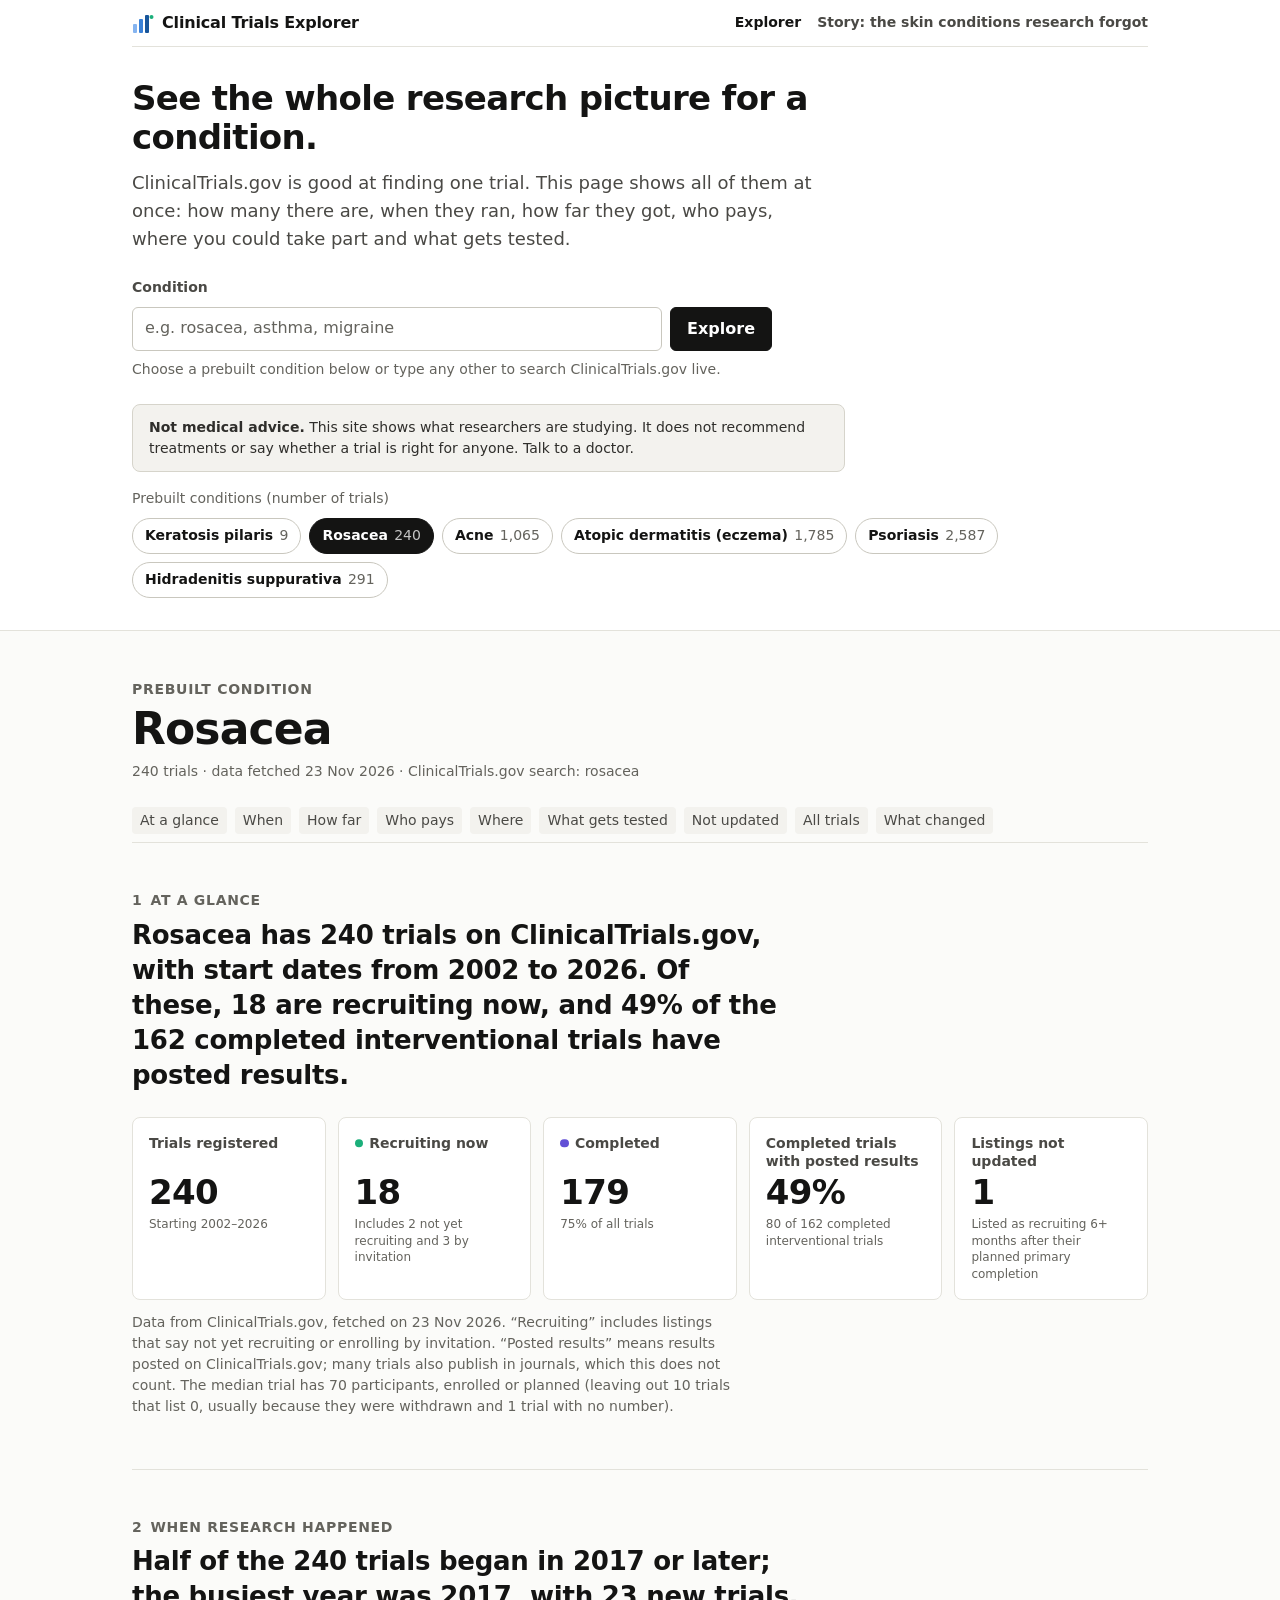
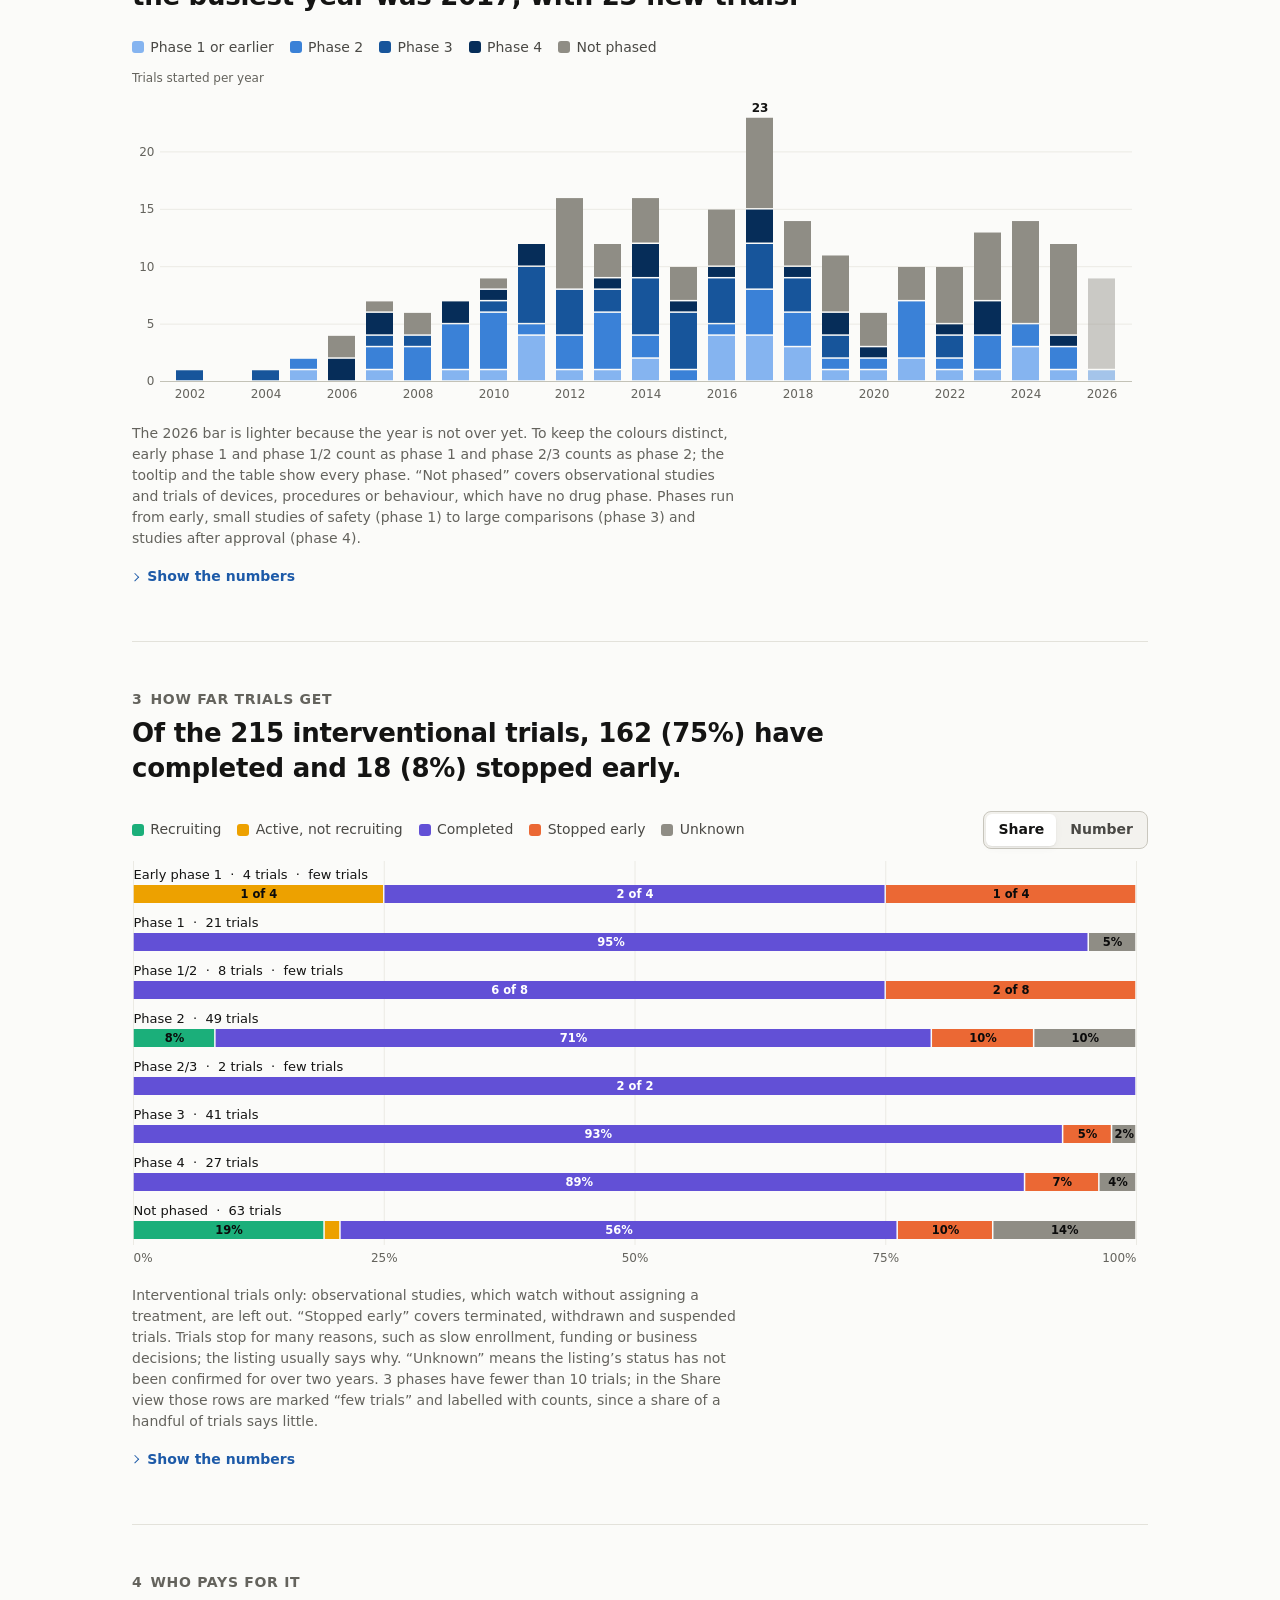
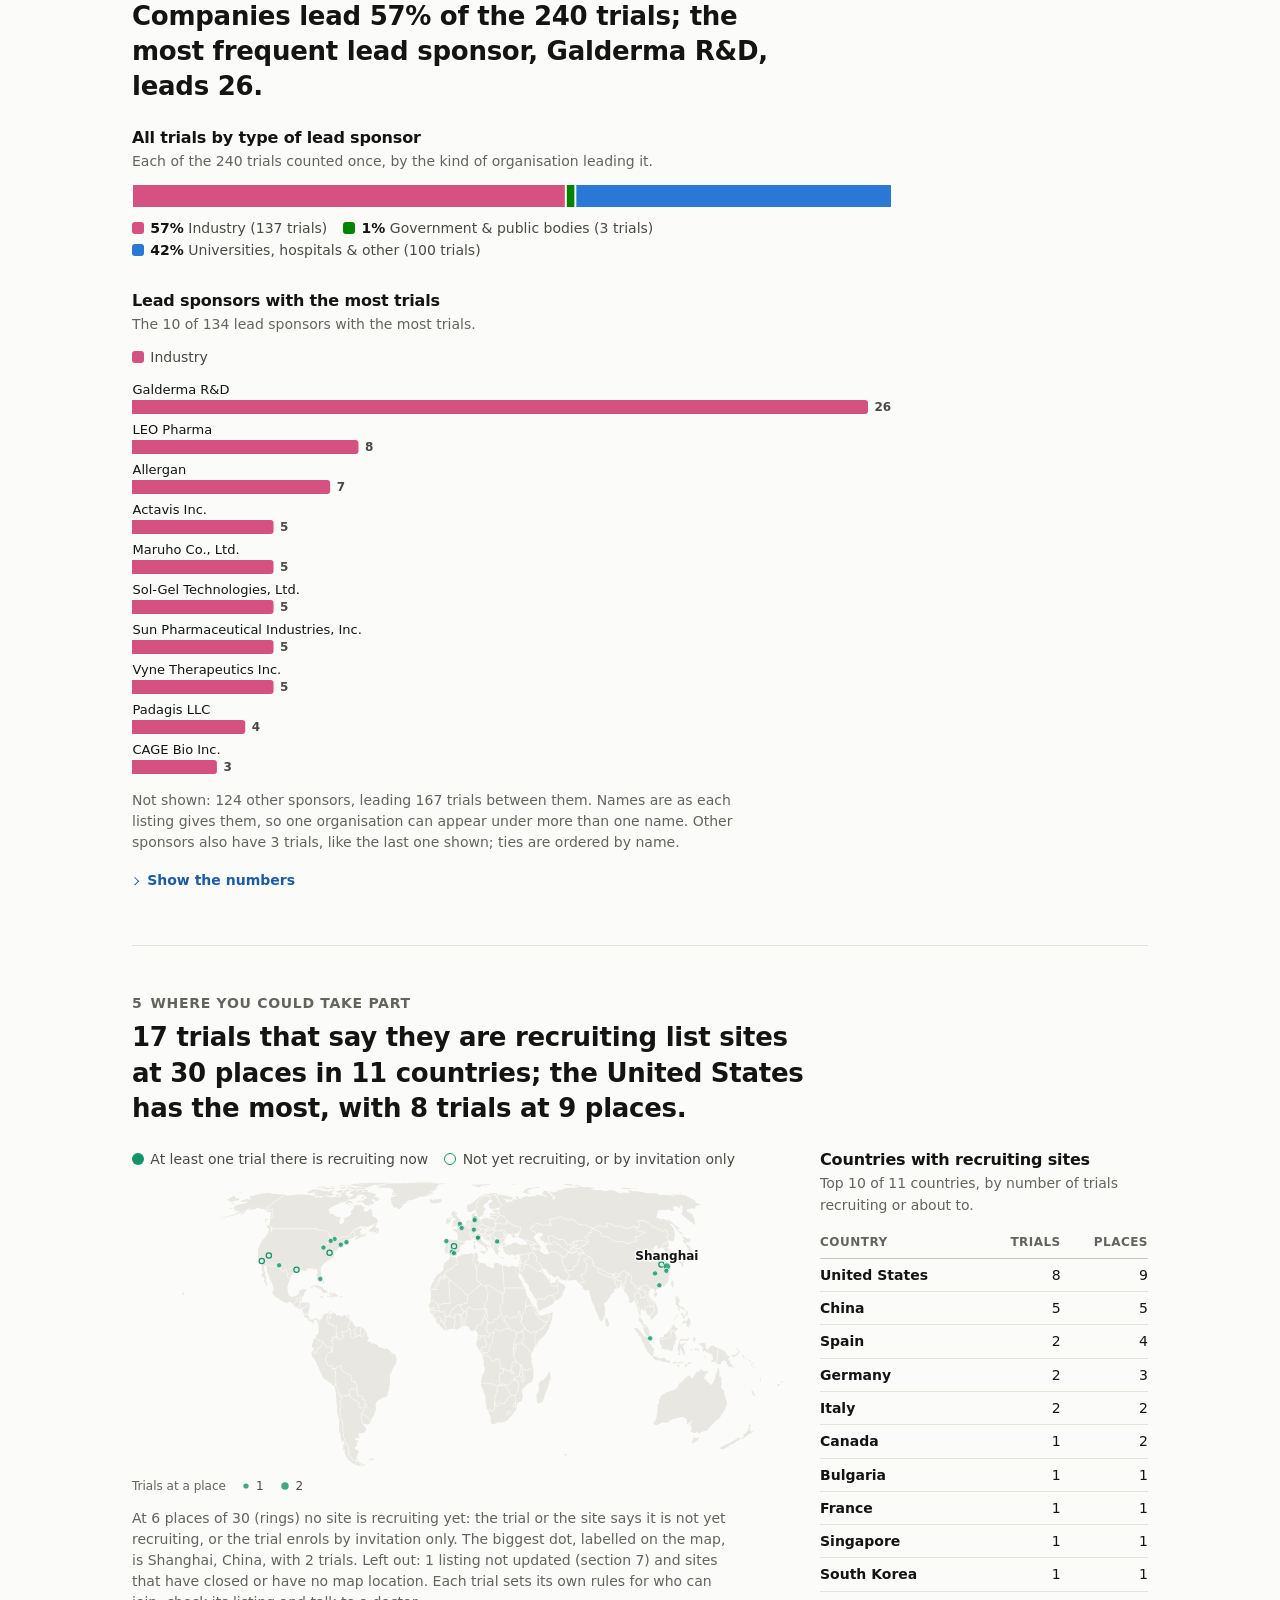
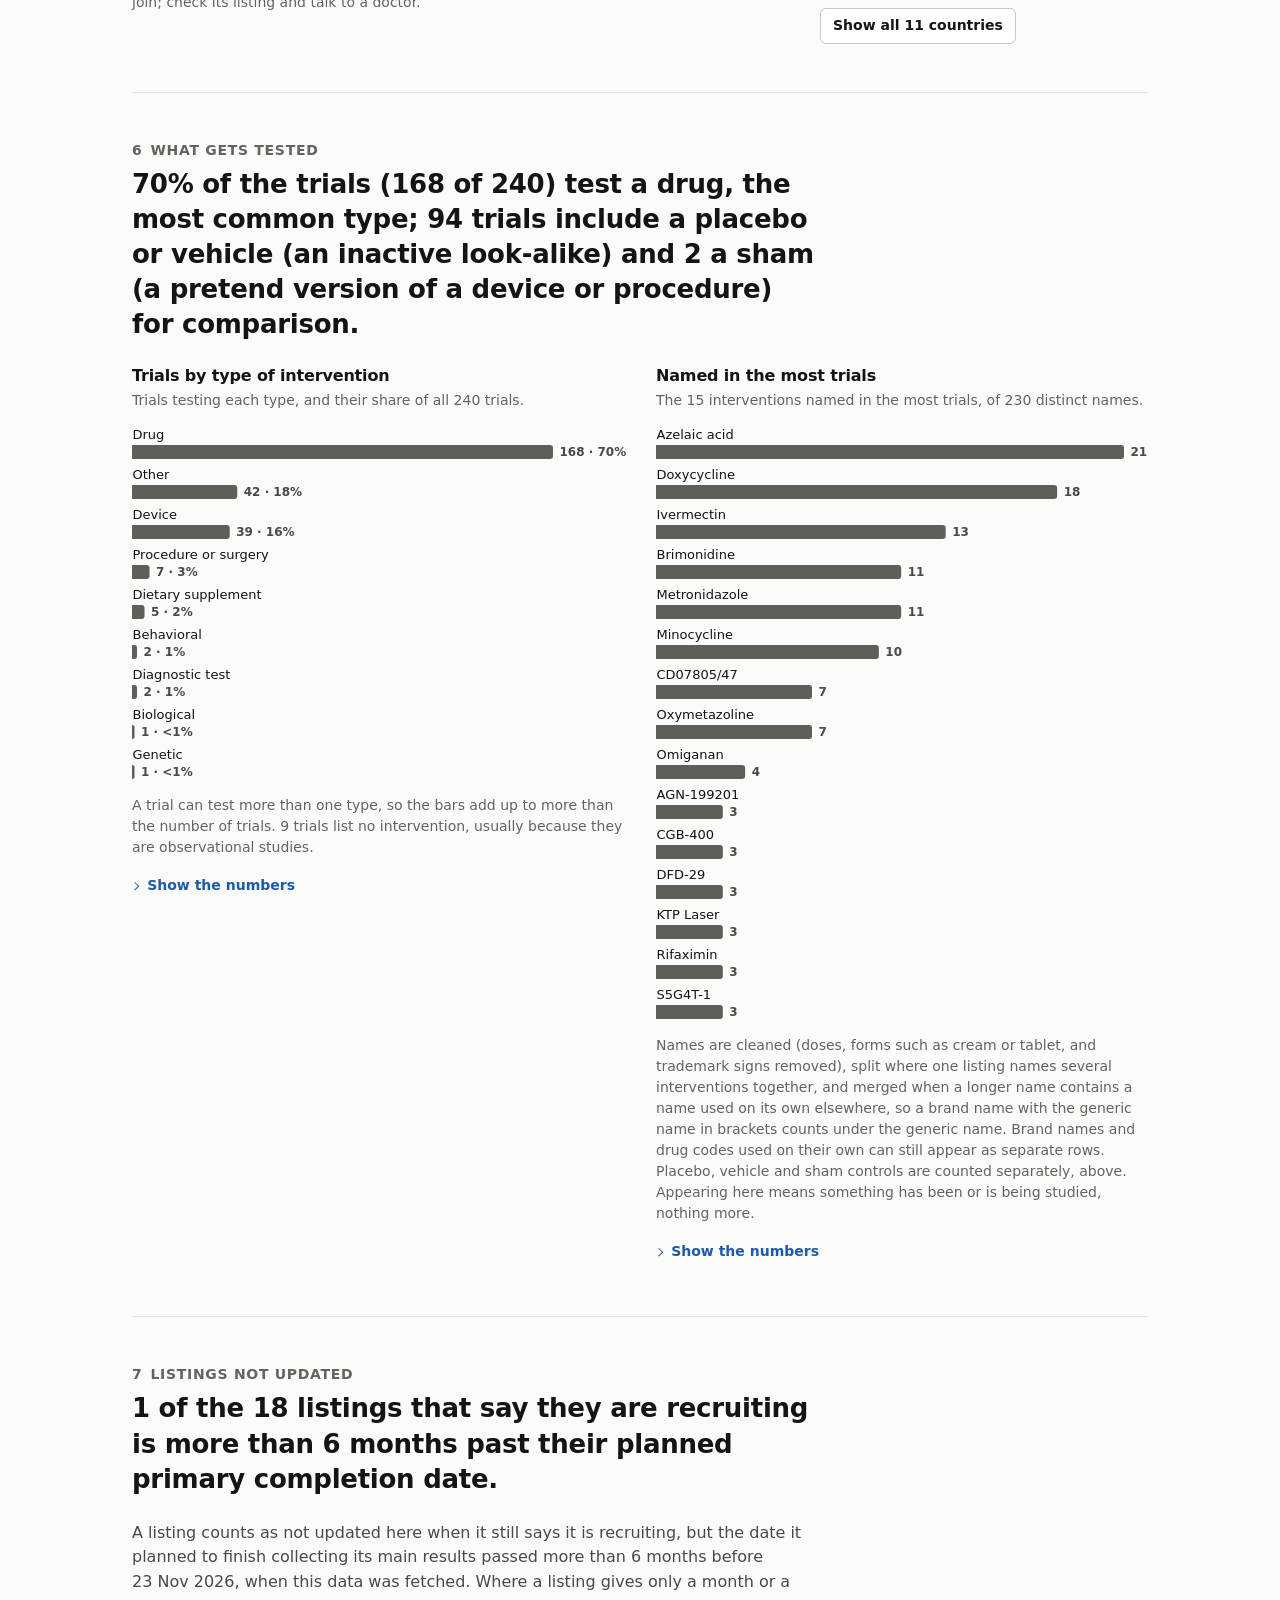
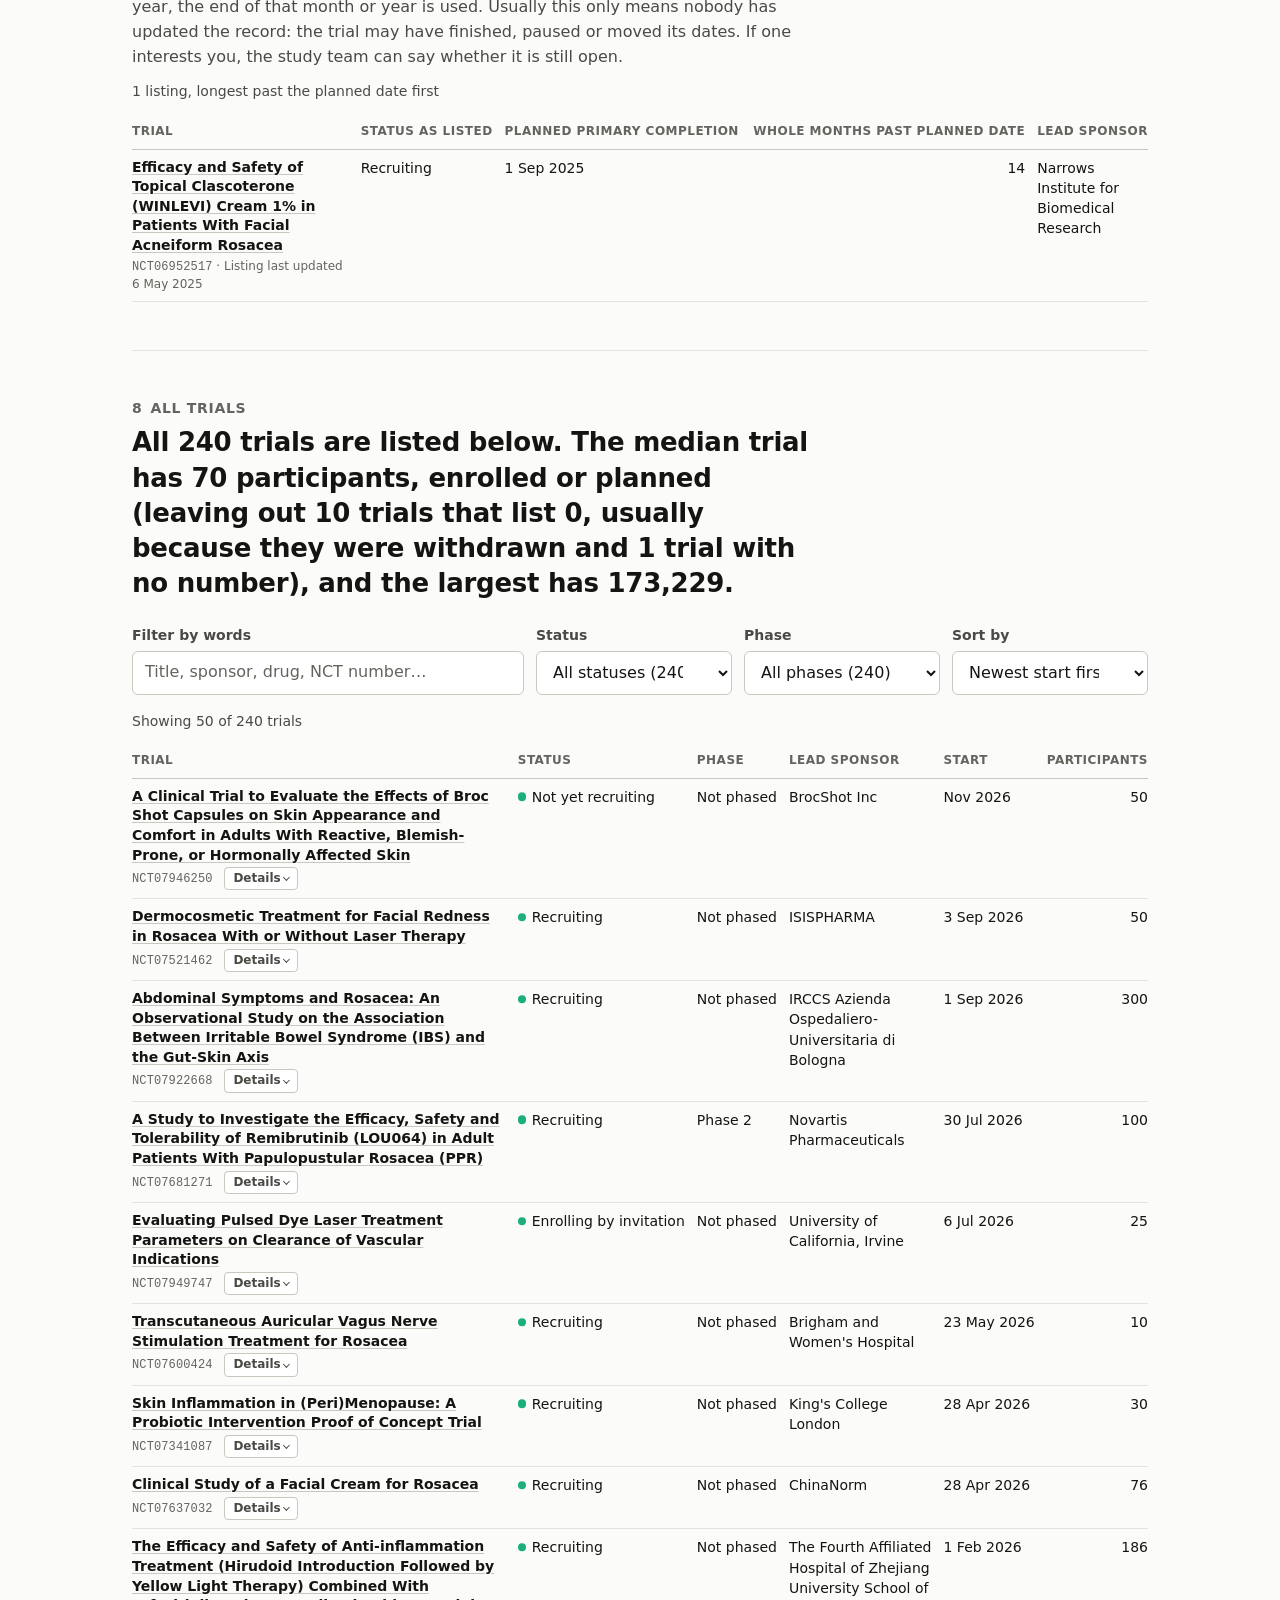
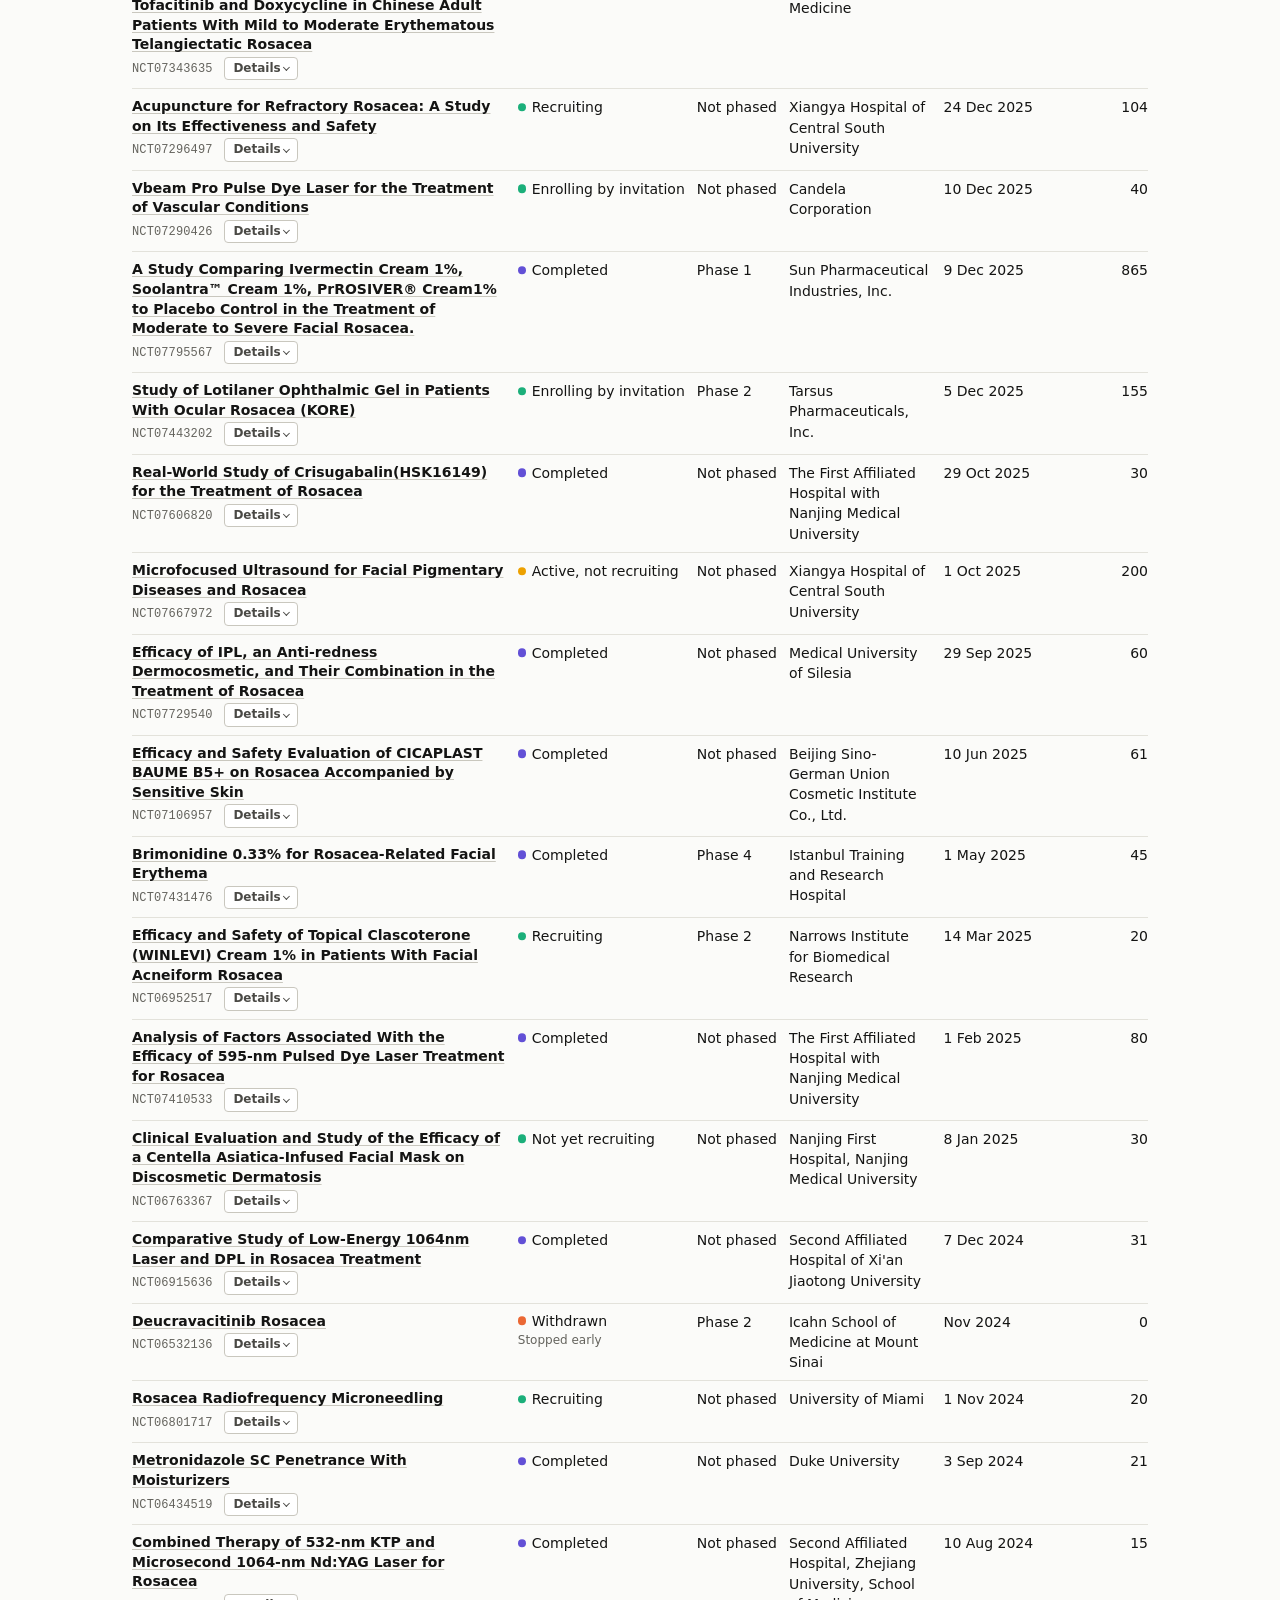
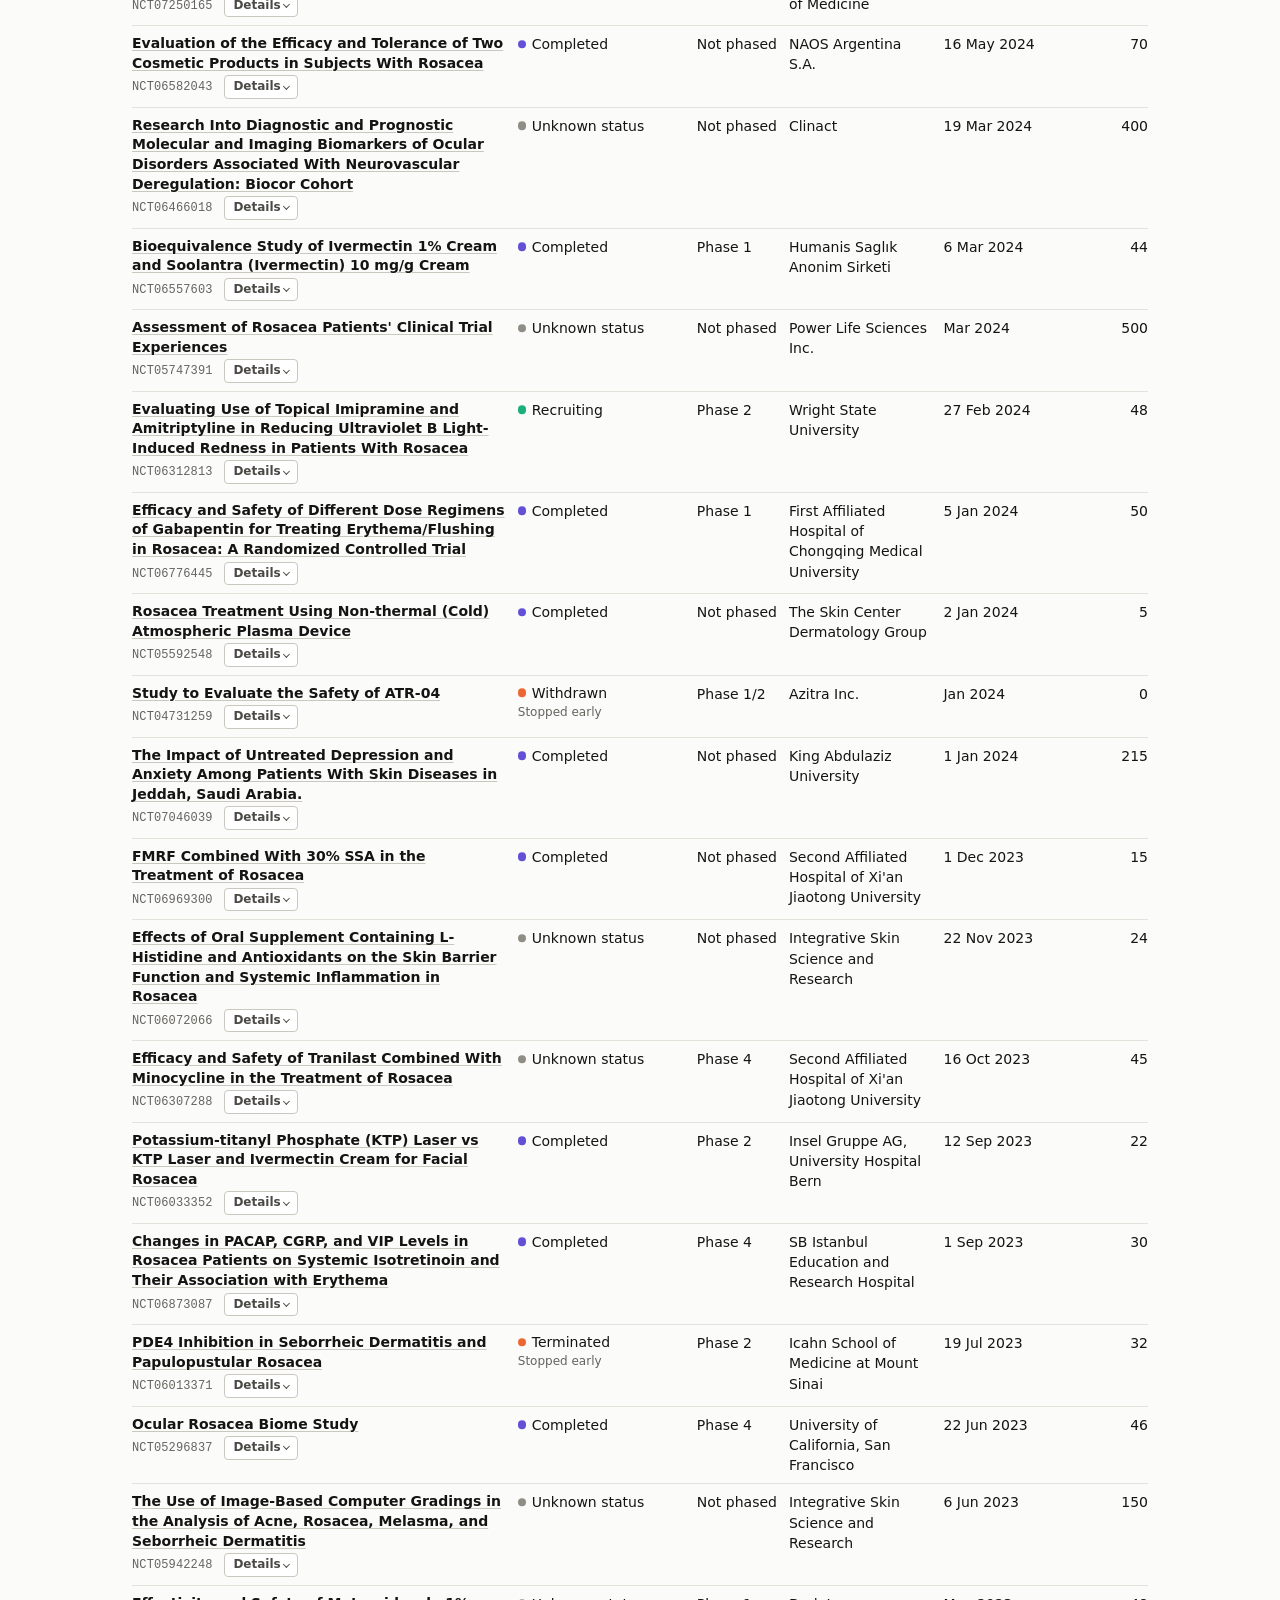
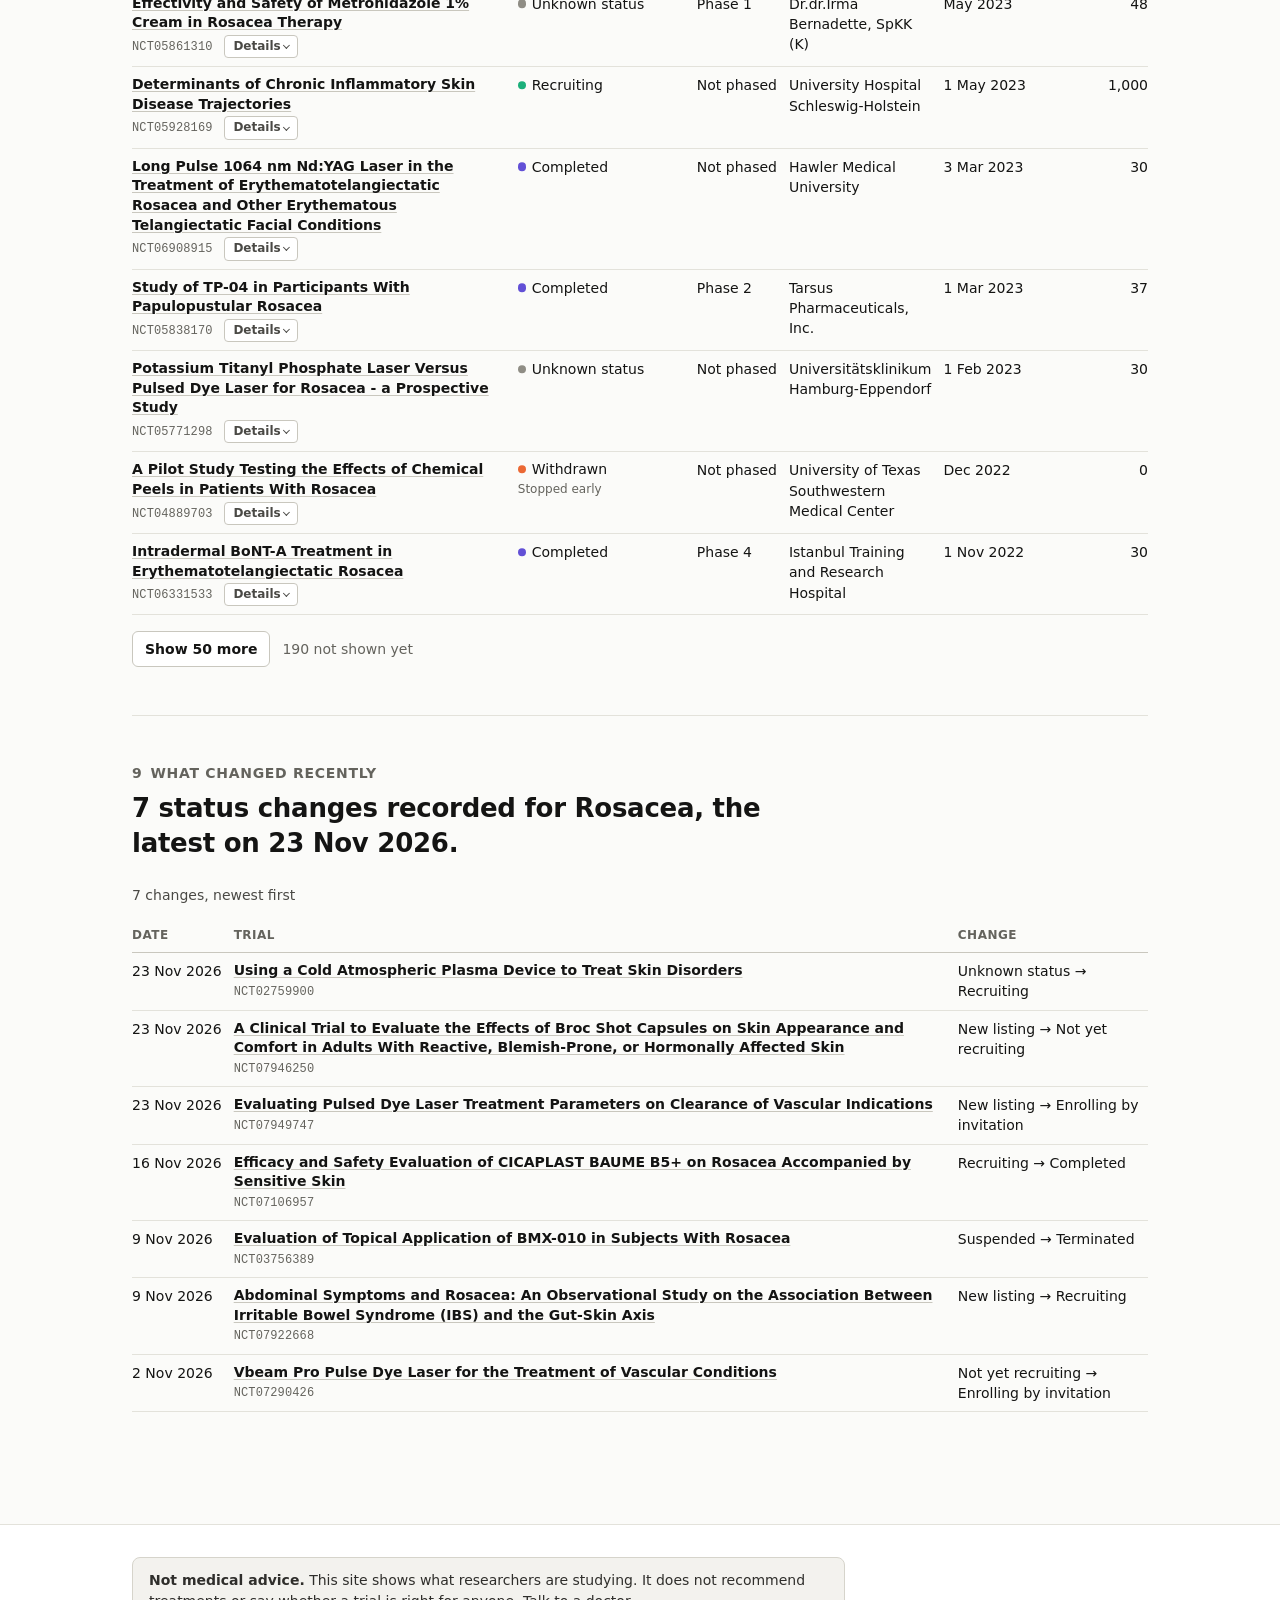
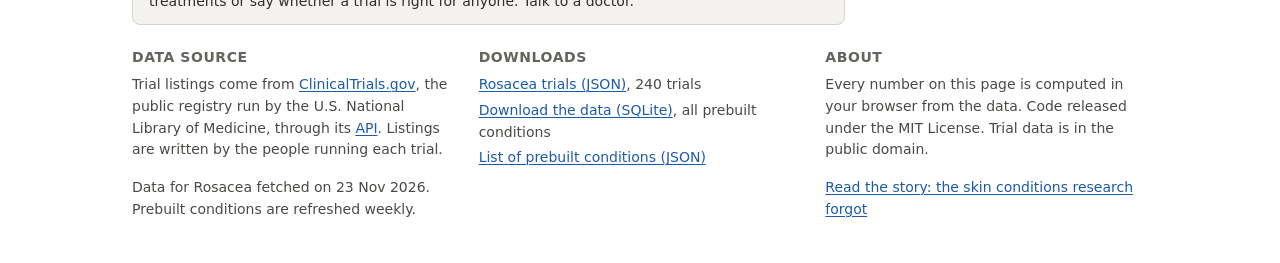
<file: site/index.html>
<!doctype html>
<html lang="en">
<head>
  <meta charset="utf-8">
  <meta http-equiv="Content-Security-Policy" content="default-src 'self'; script-src 'self'; style-src 'self' 'unsafe-inline'; img-src 'self' data:; connect-src 'self' https://clinicaltrials.gov; object-src 'none'; base-uri 'none'; form-action 'self'">
  <meta name="viewport" content="width=device-width, initial-scale=1">
  <meta name="color-scheme" content="light dark">
  <title>Clinical Trials Explorer</title>
  <meta name="description" content="See the research landscape for any condition: how many trials, when they ran, how far they got, who pays, where to take part and what gets tested. Data from ClinicalTrials.gov.">
  <script src="js/early.js"></script>
  <link rel="stylesheet" href="css/style.css">
  <script src="vendor/d3.min.js"></script>
  <script src="vendor/plot.umd.min.js"></script>
  <script src="vendor/topojson-client.min.js"></script>
  <script type="module" src="js/app.js"></script>
</head>
<body>
  <a class="skip-link" href="#results">Skip to the results</a>

  <header class="site-header">
    <div class="wrap">
      <div class="masthead">
        <h1 class="brand">
          <svg class="brand-mark" viewBox="0 0 22 22" aria-hidden="true" focusable="false">
            <rect x="1" y="12" width="4" height="9" rx="1" fill="var(--c-phase-1)"/>
            <rect x="7" y="7" width="4" height="14" rx="1" fill="var(--c-phase-2)"/>
            <rect x="13" y="3" width="4" height="18" rx="1" fill="var(--c-phase-3)"/>
            <circle cx="19.5" cy="5" r="2" fill="var(--c-status-recruiting)"/>
          </svg>
          <span>Clinical Trials Explorer</span>
        </h1>
        <nav class="site-nav" aria-label="Site">
          <a href="index.html" aria-current="page">Explorer</a>
          <a href="story.html">Story<span class="nav-long">: the skin conditions research forgot</span></a>
        </nav>
      </div>

      <div class="intro">
        <p class="intro-title">See the whole research picture for a condition.</p>
        <p class="intro-lede">ClinicalTrials.gov is good at finding one trial. This page shows all of them at once: how many there are, when they ran, how far they got, who pays, where you could take part and what gets tested.</p>

        <form class="search" id="search-form" role="search" action="" method="get" novalidate>
          <label class="label" for="q">Condition</label>
          <div class="search-row">
            <input id="q" name="q" type="search" list="condition-list" autocomplete="off" spellcheck="false" placeholder="e.g. rosacea, asthma, migraine" aria-describedby="search-hint">
            <button class="btn" type="submit">Explore</button>
          </div>
          <datalist id="condition-list"></datalist>
          <p class="hint" id="search-hint">Choose a prebuilt condition below or type any other to search ClinicalTrials.gov live.</p>
        </form>
        <div id="load-status" class="load-status" role="status" aria-live="polite"></div>
        <p class="notice notice-medical" role="note"><strong>Not medical advice.</strong> This site shows what researchers are studying. It does not recommend treatments or say whether a trial is right for anyone. Talk to a doctor.</p>

        <p class="chips-label" id="chips-label">Prebuilt conditions <span class="muted">(number of trials)</span></p>
        <ul class="chips" id="chips" aria-labelledby="chips-label"></ul>
      </div>
    </div>
  </header>

  <main id="main" class="wrap">
    <noscript><p class="notice notice-warn">This page draws every chart in your browser, so it needs JavaScript. You can still download the <a href="data/index.json">prebuilt data</a>.</p></noscript>

    <div id="results" class="results" hidden tabindex="-1">
      <div class="results-head">
        <p class="results-kicker" id="results-kicker">Research landscape</p>
        <h2 class="results-title" id="results-title"></h2>
        <p class="results-meta" id="results-meta"></p>
        <div id="cap-notice"></div>
        <nav class="toc" aria-label="Sections on this page">
          <ol>
            <li><a href="#glance">At a glance</a></li>
            <li><a href="#when">When</a></li>
            <li><a href="#progress">How far</a></li>
            <li><a href="#sponsors">Who pays</a></li>
            <li><a href="#where">Where</a></li>
            <li><a href="#tested">What gets tested</a></li>
            <li><a href="#quiet">Not updated</a></li>
            <li><a href="#trials">All trials</a></li>
            <li><a href="#changes">What changed</a></li>
          </ol>
        </nav>
      </div>

      <section class="section" id="glance" aria-labelledby="glance-h">
        <div class="section-head">
          <h2 class="section-title" id="glance-h"><span class="section-num" aria-hidden="true">1</span> At a glance</h2>
          <p class="finding" id="glance-finding"></p>
        </div>
        <ul class="tiles" id="glance-tiles" aria-label="Key numbers"></ul>
        <div class="figure-notes" id="glance-notes"></div>
      </section>

      <section class="section" id="when" aria-labelledby="when-h">
        <div class="section-head">
          <h2 class="section-title" id="when-h"><span class="section-num" aria-hidden="true">2</span> When research happened</h2>
          <p class="finding" id="when-finding"></p>
        </div>
        <figure class="figure">
          <div id="when-legend"></div>
          <div class="chart" id="when-chart"></div>
          <figcaption class="figure-notes" id="when-notes"></figcaption>
        </figure>
        <details class="table-view" id="when-table"><summary>Show the numbers</summary></details>
      </section>

      <section class="section" id="progress" aria-labelledby="progress-h">
        <div class="section-head">
          <h2 class="section-title" id="progress-h"><span class="section-num" aria-hidden="true">3</span> How far trials get</h2>
          <p class="finding" id="progress-finding"></p>
        </div>
        <figure class="figure">
          <div class="figure-head">
            <div id="progress-legend"></div>
            <div class="segmented" id="progress-mode" role="group" aria-label="Show bars as">
              <button type="button" data-mode="share" aria-pressed="true">Share</button>
              <button type="button" data-mode="count" aria-pressed="false">Number</button>
            </div>
          </div>
          <div class="chart" id="progress-chart"></div>
          <figcaption class="figure-notes" id="progress-notes"></figcaption>
        </figure>
        <details class="table-view" id="progress-table"><summary>Show the numbers</summary></details>
      </section>

      <section class="section" id="sponsors" aria-labelledby="sponsors-h">
        <div class="section-head">
          <h2 class="section-title" id="sponsors-h"><span class="section-num" aria-hidden="true">4</span> Who pays for it</h2>
          <p class="finding" id="sponsors-finding"></p>
        </div>
        <figure class="figure figure-mix">
          <h3 class="subhead">All trials by type of lead sponsor</h3>
          <p class="subnote" id="mix-note"></p>
          <div class="chart" id="mix-chart"></div>
        </figure>
        <figure class="figure">
          <h3 class="subhead" id="sponsors-top-h">Lead sponsors with the most trials</h3>
          <p class="subnote" id="sponsors-top-note"></p>
          <div id="sponsors-legend"></div>
          <div class="chart chart-bars" id="sponsors-chart"></div>
          <figcaption class="figure-notes" id="sponsors-notes"></figcaption>
          <details class="table-view" id="sponsors-table"><summary>Show the numbers</summary></details>
        </figure>
      </section>

      <section class="section" id="where" aria-labelledby="where-h">
        <div class="section-head">
          <h2 class="section-title" id="where-h"><span class="section-num" aria-hidden="true">5</span> Where you could take part</h2>
          <p class="finding" id="where-finding"></p>
        </div>
        <div id="where-body">
          <figure class="figure">
            <div id="where-legend"></div>
            <div class="chart" id="where-chart"></div>
            <figcaption class="figure-notes" id="where-notes"></figcaption>
          </figure>
          <div class="figure" id="where-countries"></div>
        </div>
      </section>

      <section class="section" id="tested" aria-labelledby="tested-h">
        <div class="section-head">
          <h2 class="section-title" id="tested-h"><span class="section-num" aria-hidden="true">6</span> What gets tested</h2>
          <p class="finding" id="tested-finding"></p>
        </div>
        <div class="split">
          <figure class="figure">
            <h3 class="subhead">Trials by type of intervention</h3>
            <p class="subnote" id="types-note"></p>
            <div class="chart" id="types-chart"></div>
            <figcaption class="figure-notes" id="types-notes"></figcaption>
            <details class="table-view" id="types-table"><summary>Show the numbers</summary></details>
          </figure>
          <figure class="figure">
            <h3 class="subhead" id="named-h">Named in the most trials</h3>
            <p class="subnote" id="named-note"></p>
            <div class="chart" id="named-chart"></div>
            <figcaption class="figure-notes" id="named-notes"></figcaption>
            <details class="table-view" id="named-table"><summary>Show the numbers</summary></details>
          </figure>
        </div>
      </section>

      <section class="section" id="quiet" aria-labelledby="quiet-h">
        <div class="section-head">
          <h2 class="section-title" id="quiet-h"><span class="section-num" aria-hidden="true">7</span> Listings not updated</h2>
          <p class="finding" id="quiet-finding"></p>
        </div>
        <div class="section-body">
          <p id="quiet-explain"></p>
        </div>
        <div id="quiet-body"></div>
      </section>

      <section class="section" id="trials" aria-labelledby="trials-h">
        <div class="section-head">
          <h2 class="section-title" id="trials-h"><span class="section-num" aria-hidden="true">8</span> All trials</h2>
          <p class="finding" id="trials-finding"></p>
        </div>
        <form class="toolbar" id="trial-filters" role="search" aria-label="Filter the trials">
          <div class="field">
            <label for="f-text">Filter by words</label>
            <input id="f-text" type="search" autocomplete="off" placeholder="Title, sponsor, drug, NCT number…">
          </div>
          <div class="field">
            <label for="f-status">Status</label>
            <select id="f-status"></select>
          </div>
          <div class="field">
            <label for="f-phase">Phase</label>
            <select id="f-phase"></select>
          </div>
          <div class="field">
            <label for="f-sort">Sort by</label>
            <select id="f-sort">
              <option value="start-desc">Newest start first</option>
              <option value="start-asc">Oldest start first</option>
              <option value="enrollment-desc">Most participants</option>
              <option value="updated-desc">Recently updated</option>
              <option value="id">NCT number</option>
            </select>
          </div>
        </form>
        <p class="visually-hidden" id="trials-live" aria-live="polite"></p>
        <div id="trials-body"></div>
      </section>

      <section class="section" id="changes" aria-labelledby="changes-h">
        <div class="section-head">
          <h2 class="section-title" id="changes-h"><span class="section-num" aria-hidden="true">9</span> What changed recently</h2>
          <p class="finding" id="changes-finding"></p>
        </div>
        <div id="changes-body"></div>
      </section>
    </div>
  </main>

  <footer class="site-footer">
    <div class="wrap">
      <p class="notice notice-medical" role="note"><strong>Not medical advice.</strong> This site shows what researchers are studying. It does not recommend treatments or say whether a trial is right for anyone. Talk to a doctor.</p>
      <div class="footer-grid">
        <div>
          <h2>Data source</h2>
          <p>Trial listings come from <a href="https://clinicaltrials.gov/">ClinicalTrials.gov</a>, the public registry run by the U.S. National Library of Medicine, through its <a href="https://clinicaltrials.gov/data-api/api">API</a>. Listings are written by the people running each trial.</p>
          <p id="footer-fetched"></p>
        </div>
        <div>
          <h2>Downloads</h2>
          <ul id="footer-downloads">
            <li id="download-condition"></li>
            <li><a href="data/trials.sqlite3" download>Download the data (SQLite)</a>, all prebuilt conditions</li>
            <li><a href="data/index.json">List of prebuilt conditions (JSON)</a></li>
          </ul>
        </div>
        <div>
          <h2>About</h2>
          <p>Every number on this page is computed in your browser from the data. Code released under the MIT License. Trial data is in the public domain.</p>
          <p><a href="story.html">Read the story: the skin conditions research forgot</a></p>
        </div>
      </div>
    </div>
  </footer>
</body>
</html>
</file>
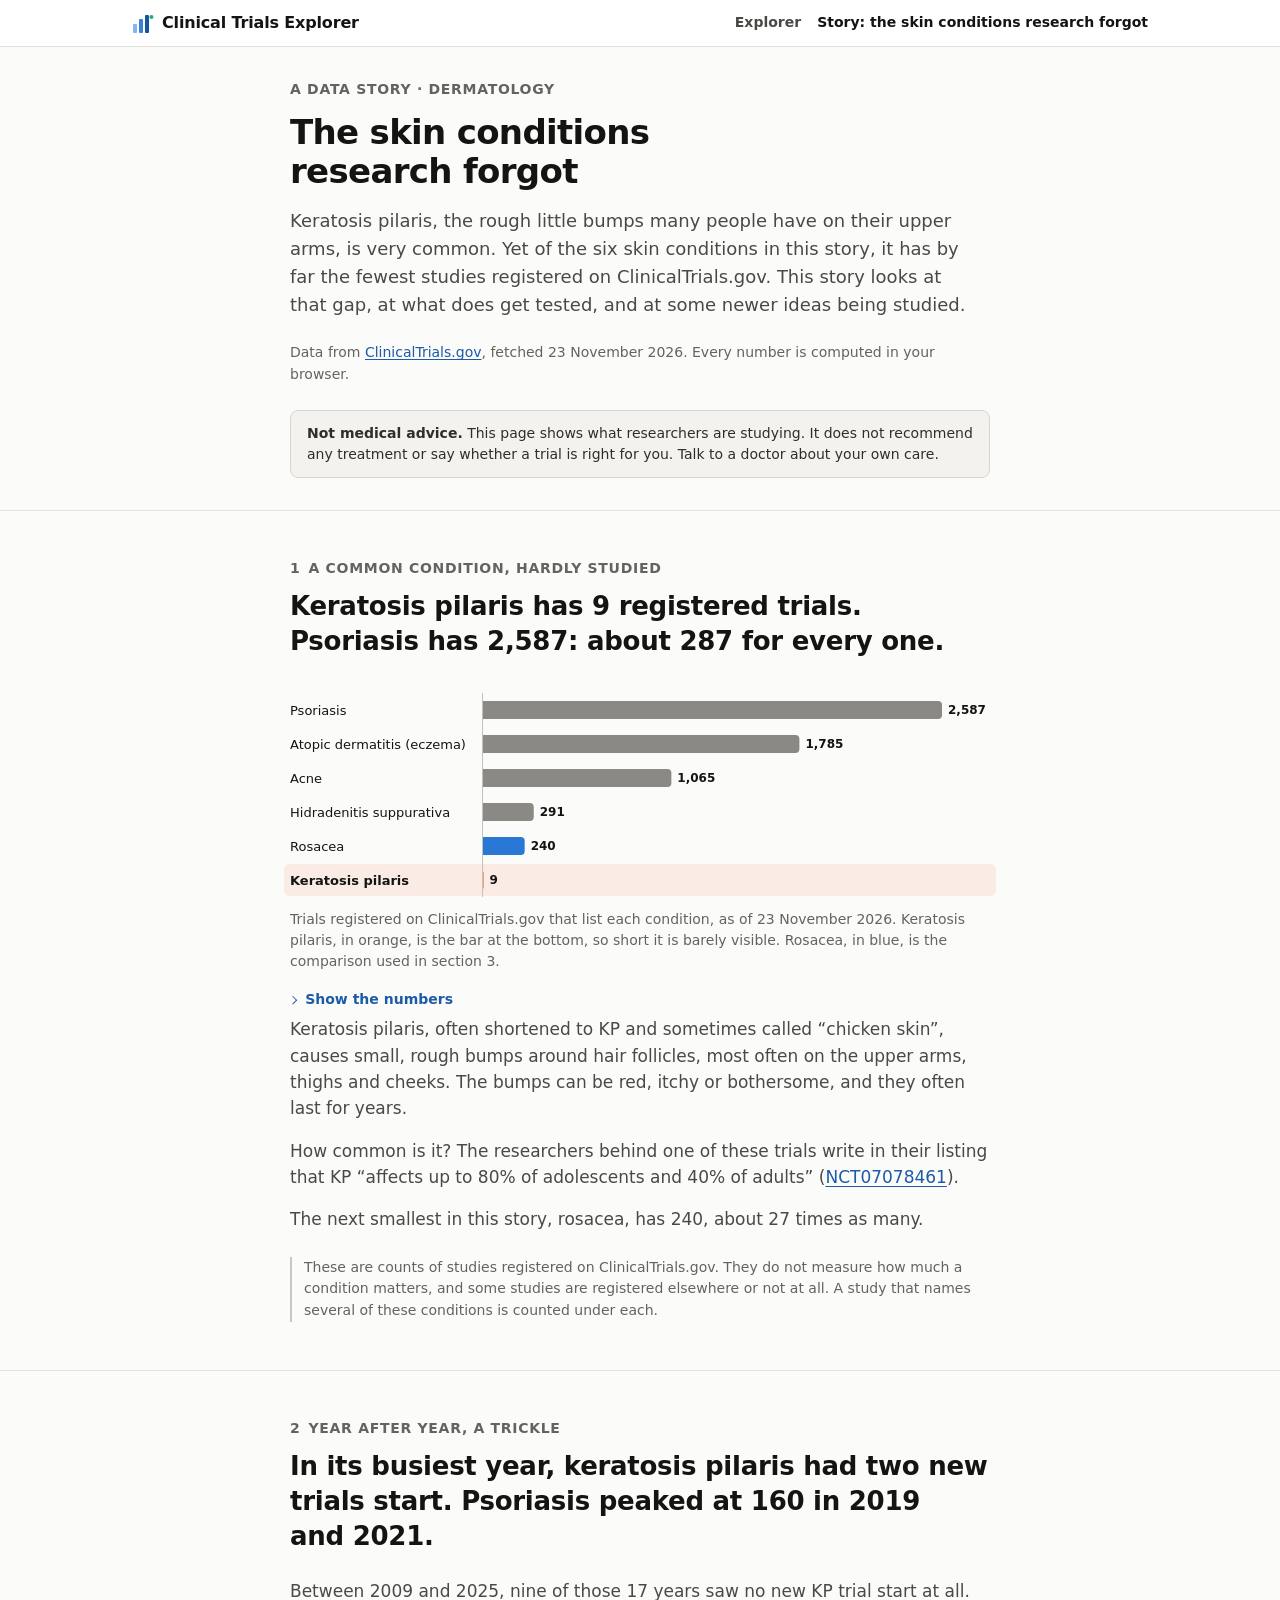
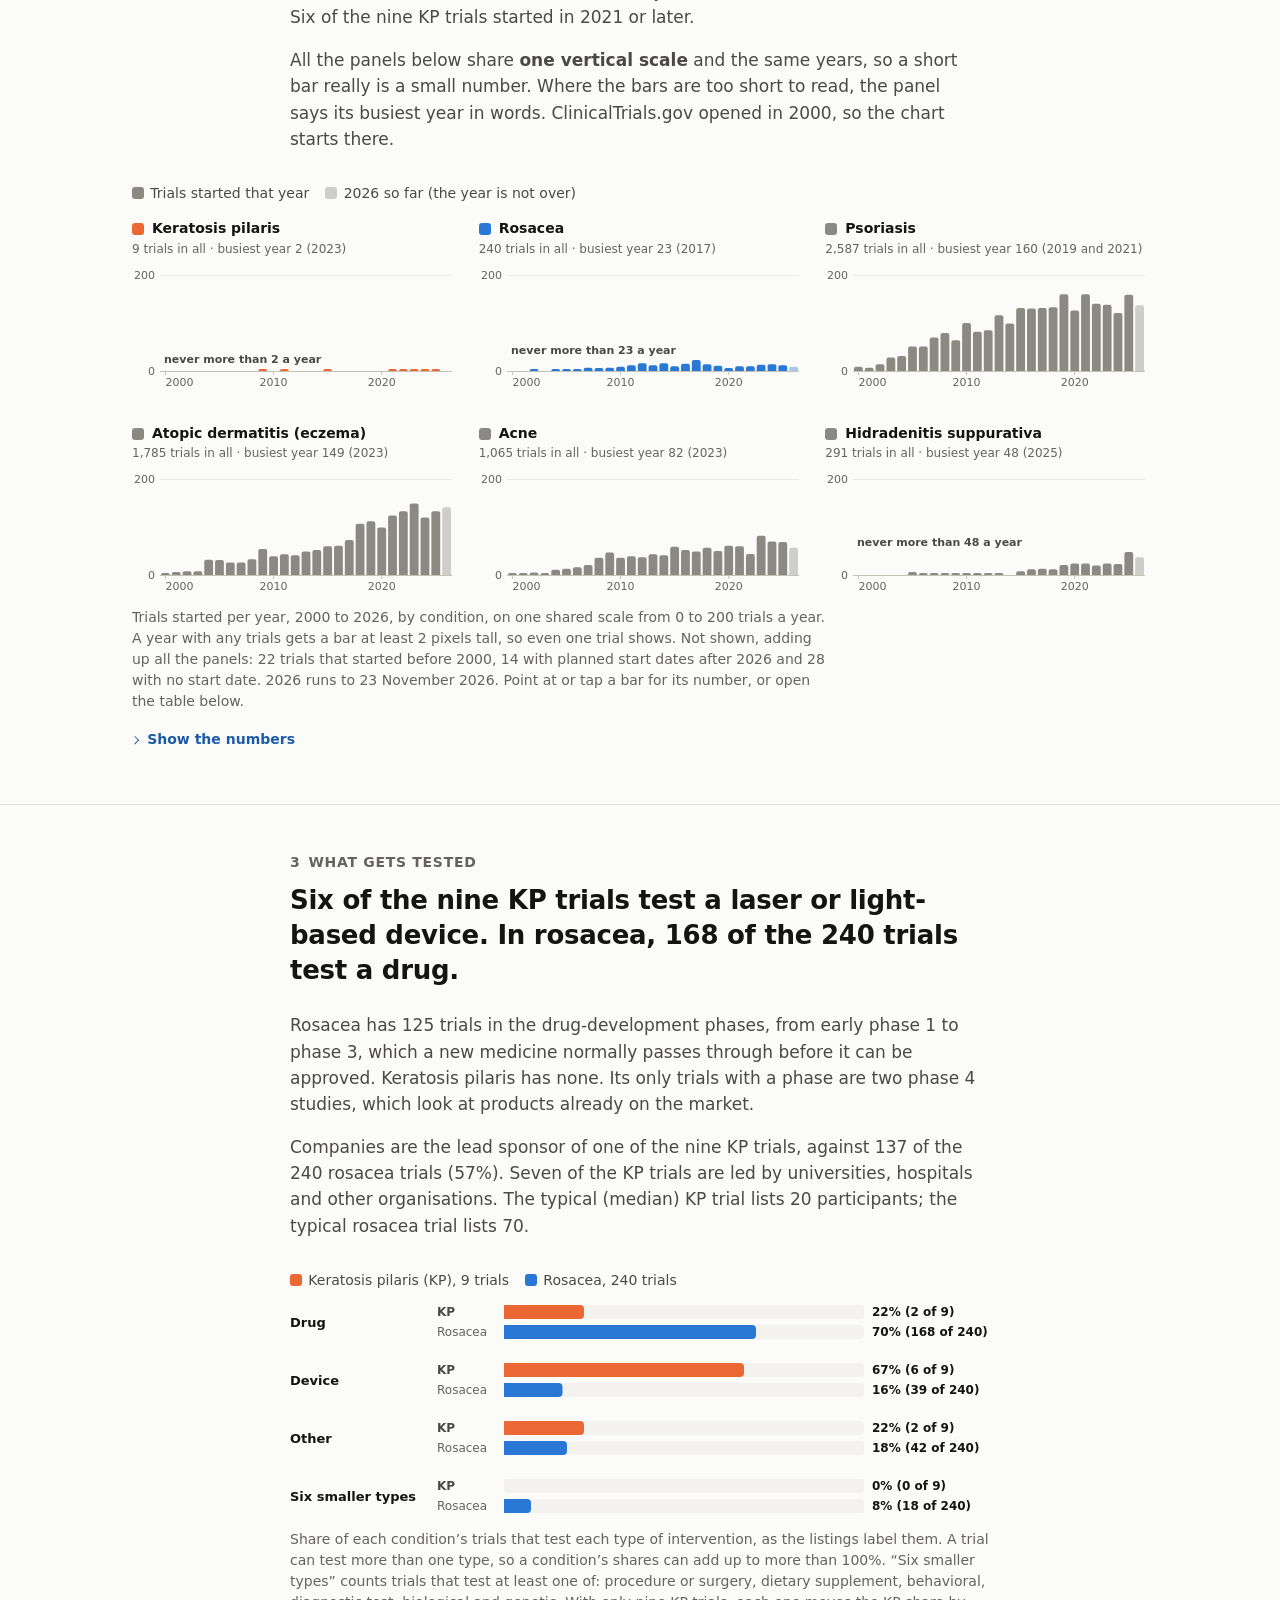
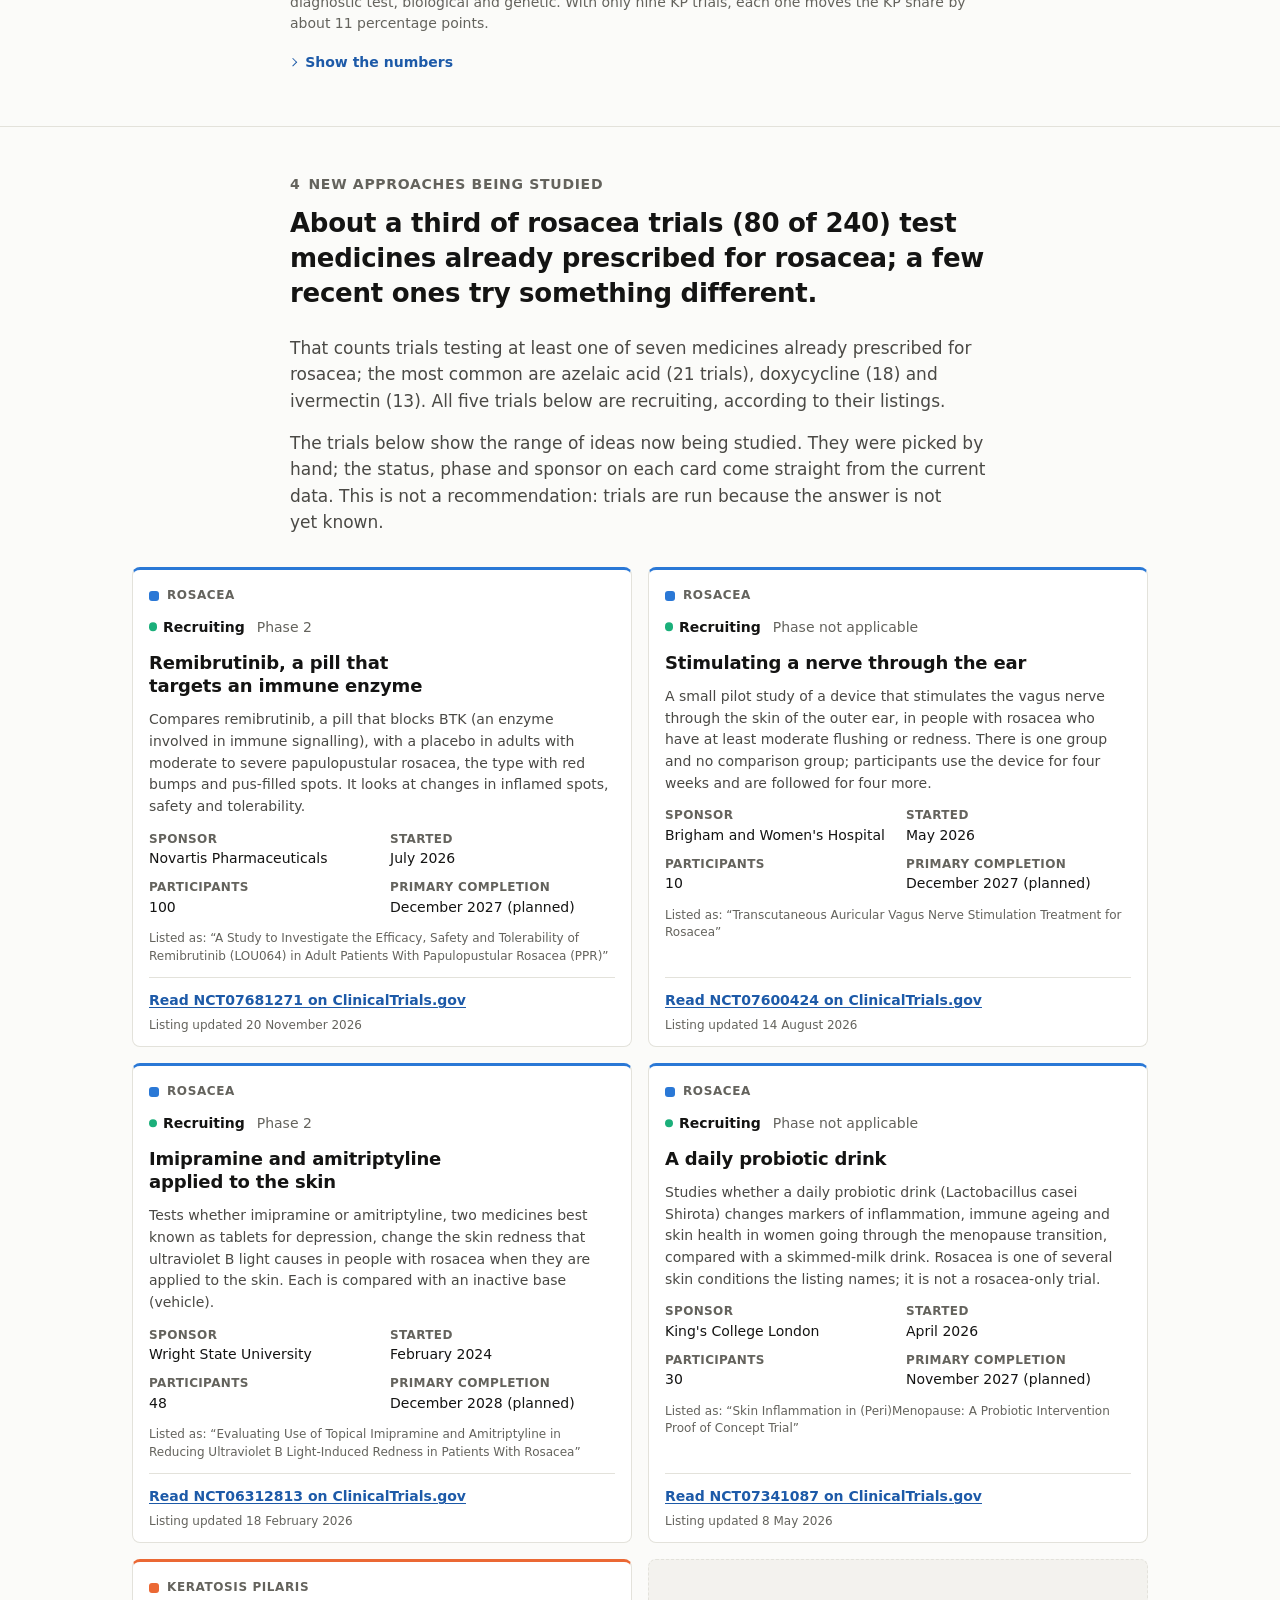
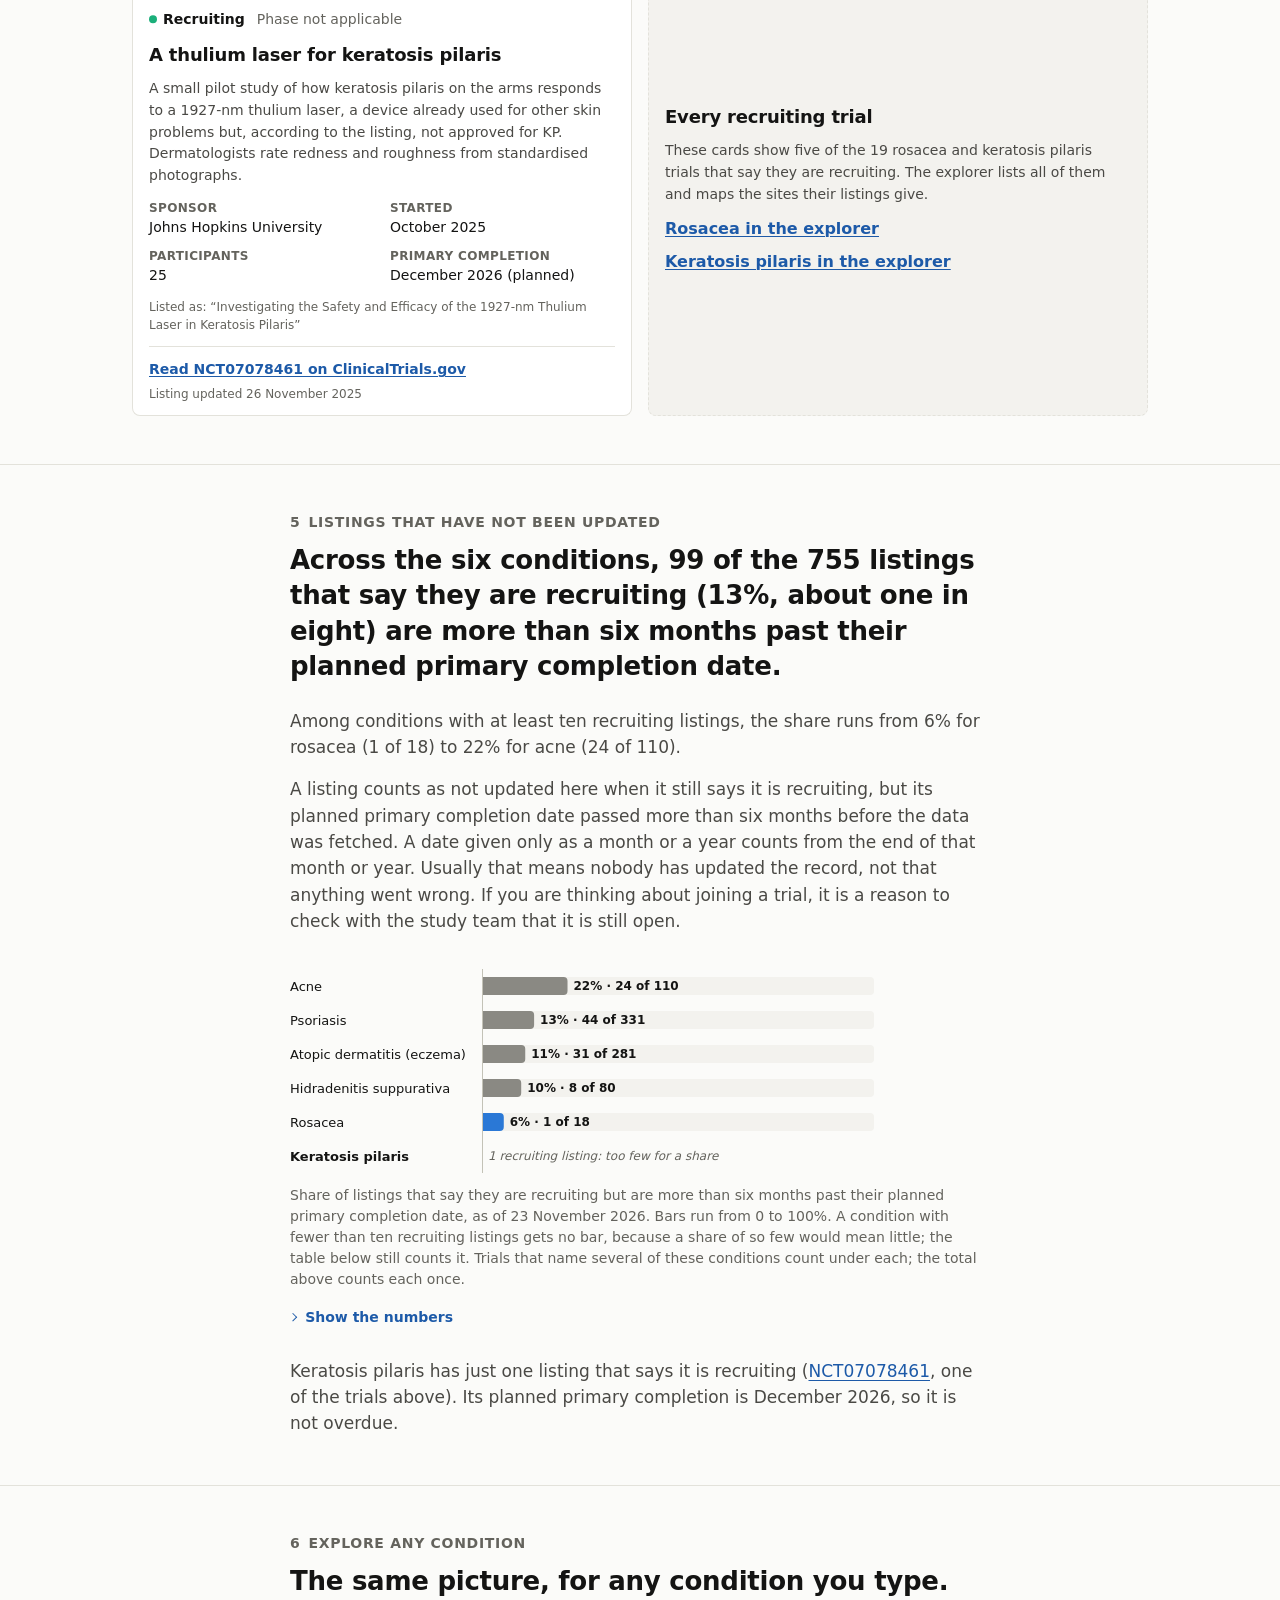
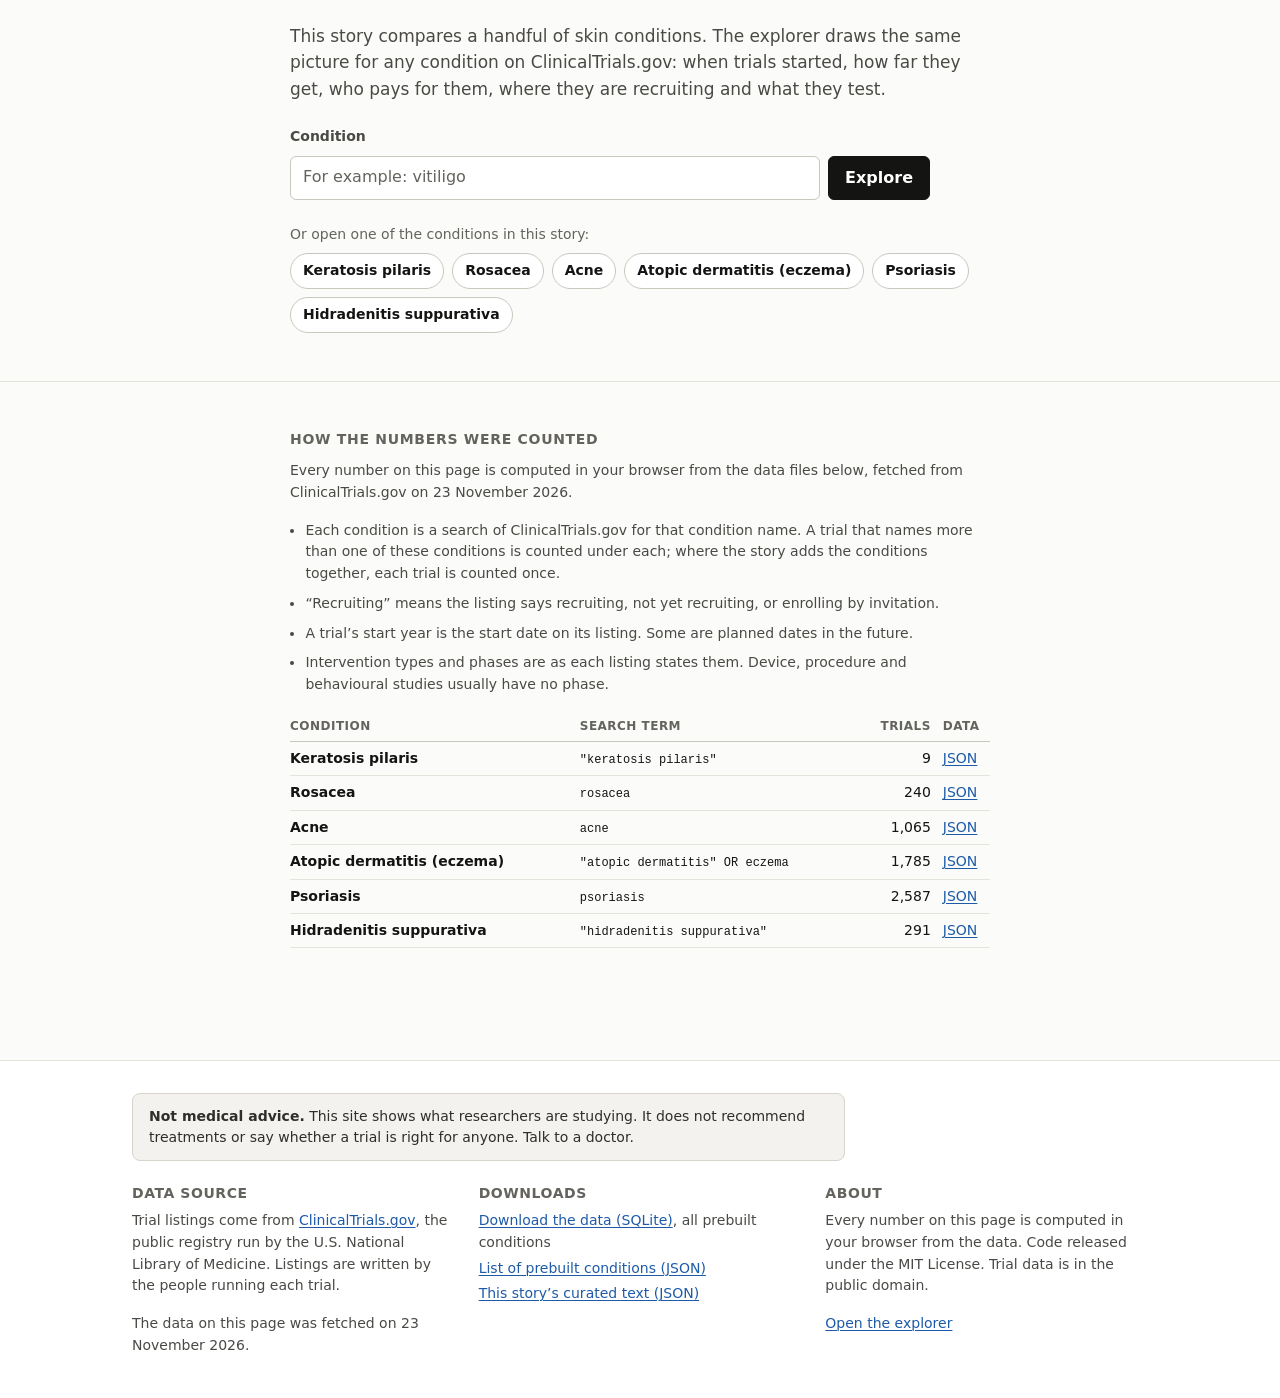
<file: site/story.html>
<!doctype html>
<html lang="en">
<head>
  <meta charset="utf-8">
  <meta http-equiv="Content-Security-Policy" content="default-src 'self'; script-src 'self'; style-src 'self' 'unsafe-inline'; img-src 'self' data:; connect-src 'self' https://clinicaltrials.gov; object-src 'none'; base-uri 'none'; form-action 'self'">
  <meta name="viewport" content="width=device-width, initial-scale=1">
  <meta name="color-scheme" content="light dark">
  <title>The skin conditions research forgot · Clinical Trials Explorer</title>
  <meta name="description" content="Keratosis pilaris is very common, yet ClinicalTrials.gov lists only a handful of studies of it. A data story comparing six skin conditions, with every number computed from the registry data.">
  <link rel="stylesheet" href="css/style.css">
  <link rel="stylesheet" href="css/story.css">
  <script type="module" src="js/story.js"></script>
  <noscript><style>.story-pending, .story-status { display: none; }</style></noscript>
</head>
<body class="story-page">
  <a class="skip-link" href="#main">Skip to the story</a>

  <header class="site-header">
    <div class="wrap">
      <div class="masthead story-masthead">
        <a class="brand" href="index.html">
          <svg class="brand-mark" viewBox="0 0 22 22" aria-hidden="true" focusable="false">
            <rect x="1" y="12" width="4" height="9" rx="1" fill="var(--c-phase-1, #85b4f0)"/>
            <rect x="7" y="7" width="4" height="14" rx="1" fill="var(--c-phase-2, #3a81d7)"/>
            <rect x="13" y="3" width="4" height="18" rx="1" fill="var(--c-phase-3, #17559b)"/>
            <circle cx="19.5" cy="5" r="2" fill="var(--c-status-recruiting, #1baf7a)"/>
          </svg>
          <span>Clinical Trials Explorer</span>
        </a>
        <nav class="site-nav" aria-label="Site">
          <a href="index.html">Explorer</a>
          <a href="story.html" aria-current="page">Story: the skin conditions research forgot</a>
        </nav>
      </div>
    </div>
  </header>

  <main id="main">
    <article class="story" aria-labelledby="story-title">
      <header class="intro story-intro">
        <div class="wrap">
          <div class="story-col">
            <p class="story-kicker">A data story · Dermatology</p>
            <h1 class="intro-title story-title" id="story-title">The skin conditions research forgot</h1>
            <p class="intro-lede story-dek" id="story-dek">Keratosis pilaris, the rough little bumps many people have on their upper arms, is very common. This story counts how often it has been studied on ClinicalTrials.gov, next to other common skin conditions. It also looks at what does get tested in those trials, and at some of the newer ideas being studied.</p>
            <p class="story-byline" id="story-byline">Data from <a href="https://clinicaltrials.gov/">ClinicalTrials.gov</a>, as most recently fetched. Every number is computed in your browser.</p>
            <p class="notice notice-medical story-notice" role="note"><strong>Not medical advice.</strong> This page shows what researchers are studying. It does not recommend any treatment or say whether a trial is right for you. Talk to a doctor about your own care.</p>
            <p class="notice notice-info story-status" id="story-status" role="status" aria-live="polite">Loading the trial data…</p>
            <noscript><p class="notice notice-warn">This story computes every number in your browser, so it needs JavaScript. You can still <a href="data/index.json">download the data</a>.</p></noscript>
          </div>
        </div>
      </header>

      <section class="section story-section" id="count" aria-labelledby="count-h">
        <div class="wrap">
          <div class="story-col">
            <h2 class="section-title" id="count-h"><span class="section-num">1</span> A common condition, hardly studied</h2>
            <p class="finding story-finding" id="count-headline"><span class="story-pending">Counting the registered trials…</span></p>
            <figure class="figure story-figure">
              <div class="chart story-chart" id="count-chart"></div>
              <figcaption id="count-caption">Trials registered on ClinicalTrials.gov that list each condition.</figcaption>
              <div id="count-table"></div>
            </figure>
            <div class="story-prose">
              <p>Keratosis pilaris, often shortened to KP and sometimes called “chicken skin”, causes small, rough bumps around hair follicles, most often on the upper arms, thighs and cheeks. The bumps can be red, itchy or bothersome, and they often last for years.</p>
              <p id="count-quote" hidden></p>
              <p id="count-compare" hidden></p>
            </div>
            <p class="story-aside">These are counts of studies registered on ClinicalTrials.gov. They do not measure how much a condition matters, and some studies are registered elsewhere or not at all. A study that names several of these conditions is counted under each.</p>
          </div>
        </div>
      </section>

      <section class="section story-section" id="time" aria-labelledby="time-h">
        <div class="wrap">
          <div class="story-col">
            <h2 class="section-title" id="time-h"><span class="section-num">2</span> Year after year, a trickle</h2>
            <p class="finding story-finding" id="time-headline"></p>
            <div class="story-prose">
              <p id="time-body" hidden></p>
              <p>All the panels below share <strong>one vertical scale</strong> and the same years, so a short bar really is a small number. Where the bars are too short to read, the panel says its busiest year in words. <span id="time-start-note"></span></p>
            </div>
          </div>
          <figure class="figure story-figure story-figure--wide">
            <div id="time-legend"></div>
            <div class="chart story-multiples" id="time-chart"></div>
            <figcaption class="story-col story-col--flush" id="time-caption"></figcaption>
            <div class="story-col story-col--flush" id="time-table"></div>
          </figure>
        </div>
      </section>

      <section class="section story-section" id="tested" aria-labelledby="tested-h">
        <div class="wrap">
          <div class="story-col">
            <h2 class="section-title" id="tested-h"><span class="section-num">3</span> What gets tested</h2>
            <p class="finding story-finding" id="tested-headline"></p>
            <div class="story-prose">
              <p id="tested-phases" hidden></p>
              <p id="tested-sponsors" hidden></p>
            </div>
            <figure class="figure story-figure">
              <div id="tested-legend"></div>
              <div class="chart story-chart" id="tested-chart"></div>
              <figcaption id="tested-caption"></figcaption>
              <div id="tested-table"></div>
            </figure>
          </div>
        </div>
      </section>

      <section class="section story-section" id="new" aria-labelledby="new-h">
        <div class="wrap">
          <div class="story-col">
            <h2 class="section-title" id="new-h"><span class="section-num">4</span> New approaches being studied</h2>
            <p class="finding story-finding" id="new-headline"></p>
            <div class="story-prose">
              <p id="new-body" hidden></p>
              <p>The trials below show the range of ideas now being studied. They were picked by hand; the status, phase and sponsor on each card come straight from the current data. This is not a recommendation: trials are run because the answer is not yet known.</p>
            </div>
          </div>
          <div class="story-cards" id="new-cards"></div>
        </div>
      </section>

      <section class="section story-section" id="quiet" aria-labelledby="quiet-h">
        <div class="wrap">
          <div class="story-col">
            <h2 class="section-title" id="quiet-h"><span class="section-num">5</span> Listings that have not been updated</h2>
            <p class="finding story-finding" id="quiet-headline"></p>
            <div class="story-prose">
              <p id="quiet-body" hidden></p>
              <p>A listing counts as not updated here when it still says it is recruiting, but its planned primary completion date passed more than <span class="story-grace">six</span> months before the data was fetched. A date given only as a month or a year counts from the end of that month or year. Usually that means nobody has updated the record, not that anything went wrong. If you are thinking about joining a trial, it is a reason to check with the study team that it is still open.</p>
            </div>
            <figure class="figure story-figure">
              <div class="chart story-chart" id="quiet-chart"></div>
              <figcaption id="quiet-caption"></figcaption>
              <div id="quiet-table"></div>
            </figure>
            <div class="story-prose">
              <p id="quiet-focus" hidden></p>
            </div>
          </div>
        </div>
      </section>

      <section class="section story-section story-close" id="explore" aria-labelledby="explore-h">
        <div class="wrap">
          <div class="story-col">
            <h2 class="section-title" id="explore-h"><span class="section-num">6</span> Explore any condition</h2>
            <p class="finding story-finding">The same picture, for any condition you type.</p>
            <div class="story-prose">
              <p>This story compares a handful of skin conditions. The explorer draws the same picture for any condition on ClinicalTrials.gov: when trials started, how far they get, who pays for them, where they are recruiting and what they test.</p>
            </div>
            <form class="search story-search" action="index.html" method="get" role="search">
              <label class="label" for="story-q">Condition</label>
              <div class="search-row">
                <input id="story-q" name="q" type="search" autocomplete="off" placeholder="For example: vitiligo" required>
                <button class="btn" type="submit">Explore</button>
              </div>
            </form>
            <p class="chips-label" id="explore-chips-label">Or open one of the conditions in this story:</p>
            <ul class="chips" id="explore-chips" aria-labelledby="explore-chips-label"></ul>
          </div>
        </div>
      </section>

      <section class="section story-section story-method" id="method" aria-labelledby="method-h">
        <div class="wrap">
          <div class="story-col">
            <h2 class="section-title" id="method-h">How the numbers were counted</h2>
            <div class="story-prose story-prose--small">
              <p id="method-fetched">Every number on this page is computed in your browser from the data files listed below.</p>
              <ul>
                <li>Each condition is a search of ClinicalTrials.gov for that condition name. A trial that names more than one of these conditions is counted under each; where the story adds the conditions together, each trial is counted once.</li>
                <li>“Recruiting” means the listing says recruiting, not yet recruiting, or enrolling by invitation.</li>
                <li>A trial’s start year is the start date on its listing. Some are planned dates in the future.</li>
                <li>Intervention types and phases are as each listing states them. Device, procedure and behavioural studies usually have no phase.</li>
              </ul>
            </div>
            <div id="method-table"></div>
          </div>
        </div>
      </section>
    </article>
  </main>

  <footer class="site-footer">
    <div class="wrap">
      <p class="notice notice-medical" role="note"><strong>Not medical advice.</strong> This site shows what researchers are studying. It does not recommend treatments or say whether a trial is right for anyone. Talk to a doctor.</p>
      <div class="footer-grid">
        <div>
          <h2>Data source</h2>
          <p>Trial listings come from <a href="https://clinicaltrials.gov/">ClinicalTrials.gov</a>, the public registry run by the U.S. National Library of Medicine. Listings are written by the people running each trial.</p>
          <p id="footer-fetched" hidden></p>
        </div>
        <div>
          <h2>Downloads</h2>
          <ul>
            <li><a href="data/trials.sqlite3" download>Download the data (SQLite)</a>, all prebuilt conditions</li>
            <li><a href="data/index.json">List of prebuilt conditions (JSON)</a></li>
            <li><a href="data/story.json">This story’s curated text (JSON)</a></li>
          </ul>
        </div>
        <div>
          <h2>About</h2>
          <p>Every number on this page is computed in your browser from the data. Code released under the MIT License. Trial data is in the public domain.</p>
          <p><a href="index.html">Open the explorer</a></p>
        </div>
      </div>
    </div>
  </footer>
</body>
</html>
</file>
<file: site/css/style.css>
/*
 * Clinical Trials Explorer: base design system.
 *
 * Shared by index.html (the explorer) and story.html. Page-specific additions
 * go in their own stylesheet; everything here is meant to be reused.
 *
 * 1. Tokens: colour, chart palettes, type, space (light, then dark)
 * 2. Base elements
 * 3. Layout: wrap, site header, site footer, sections, split grids
 * 4. Components: notice, button, form controls, chips, tiles, legend,
 *    figure and chart, data table, progress, table of contents
 * 5. Utilities
 *
 * Chart palettes. Every chart colour is a custom property, so charts switch
 * between light and dark without re-rendering. All were checked with an
 * OKLab colour-vision-deficiency validator against the chart surface:
 * - Phase: an ordinal blue ramp of four bands (phase 1 or earlier, 2, 3, 4)
 *   plus a neutral for "Not phased". Four steps, not eight, so neighbours in
 *   a stack are easy to tell apart: worst adjacent delta E 15.1 light / 16.2
 *   dark with normal vision, 15.0 / 15.8 under protan and deutan simulation;
 *   the lightest light step is 2.07:1 and the darkest dark step 2.47:1
 *   against the page. It flips in dark mode so later phases stay the most
 *   prominent.
 * - Status: aqua, yellow, violet, orange in stack order (worst adjacent CVD
 *   delta E 9.1 light / 8.4 dark), plus a neutral for "Unknown".
 * - Sponsor: magenta, green, blue (all pairs CVD delta E >= 13 in both modes).
 * - Single-series bars use a neutral ink grey that no categorical palette
 *   uses, so blue only ever means one thing.
 * Charts never rely on colour alone: every chart has a legend or direct
 * labels, a tooltip and a table of the numbers.
 */

/* ------------------------------------------------------------------ 1. tokens */

:root {
  color-scheme: light;

  /* surfaces and ink */
  --bg: #fbfbf9;
  --surface: #ffffff;
  --surface-2: #f3f2ee;
  --surface-3: #e8e7e1;
  --ink: #141413;
  --ink-2: #4a4945;
  --ink-3: #64635d;
  --line: #e3e2db;
  --line-2: #c9c7be;
  --link: #1d5aa8;
  --link-hover: #123d75;
  --focus: #1d5aa8;
  --accent: #141413;
  --accent-ink: #ffffff;
  --accent-hover: #3a3936;

  /* notices */
  --notice-bg: #f3f2ee;
  --notice-line: #d6d4cb;
  --notice-ink: #2f2e2b;
  --info-bg: #edf3fb;
  --info-line: #b9cfee;
  --info-ink: #173c6b;
  --warn-bg: #fdf5e2;
  --warn-line: #e7c77a;
  --warn-ink: #4f3b05;
  --error-bg: #fcefed;
  --error-line: #e6aaa2;
  --error-ink: #7a1f15;

  /* chart chrome */
  --chart-ink: #64635d;
  --grid: #ebeae4;
  --axis: #c3c2b7;
  --tip-bg: #ffffff;

  /* phase bands (ordinal ramp) */
  --c-phase-1: #85b4f0; /* Phase 1 or earlier (early phase 1, 1, 1/2) */
  --c-phase-2: #3a81d7; /* Phase 2 (2, 2/3) */
  --c-phase-3: #17559b; /* Phase 3 */
  --c-phase-4: #062d59; /* Phase 4 */
  --c-phase-np: #8f8d85; /* Not phased */

  /* status groups */
  --c-status-recruiting: #1baf7a;
  --c-status-active: #eda100;
  --c-status-completed: #6250d6;
  --c-status-stopped: #eb6834;
  --c-status-unknown: #8f8d85;
  /* text set inside a status fill */
  --on-status-recruiting: #0b0b0b;
  --on-status-active: #0b0b0b;
  --on-status-completed: #ffffff;
  --on-status-stopped: #0b0b0b;
  --on-status-unknown: #0b0b0b;

  /* sponsor groups */
  --c-sponsor-industry: #d55181;
  --c-sponsor-gov: #008300;
  --c-sponsor-other: #2a78d6;

  /* single-series bars, map */
  --c-single: #5f5e58;
  --c-map-land: #e8e7e1;
  --c-map-border: #fbfbf9;
  --c-map-dot: #12936a;

  /* type */
  --font-sans: system-ui, -apple-system, "Segoe UI", Roboto, "Helvetica Neue", Arial, sans-serif;
  --font-mono: ui-monospace, "SF Mono", Menlo, Consolas, monospace;
  --fs-xs: 0.75rem;
  --fs-sm: 0.875rem;
  --fs-md: 1rem;
  --fs-lg: 1.125rem;
  --fs-xl: 1.3125rem;
  --fs-2xl: 1.625rem;
  --fs-3xl: 2.125rem;
  --fs-4xl: 2.75rem;
  --lh-tight: 1.2;
  --lh-snug: 1.35;
  --lh-body: 1.55;

  /* space */
  --sp-1: 4px;
  --sp-2: 8px;
  --sp-3: 12px;
  --sp-4: 16px;
  --sp-5: 24px;
  --sp-6: 32px;
  --sp-7: 48px;
  --sp-8: 64px;

  --radius-sm: 4px;
  --radius: 8px;
  --radius-lg: 12px;
  --radius-pill: 999px;

  --wrap: 1080px;
  --gutter: 16px;
  --measure: 68ch;
  --shadow: 0 1px 2px rgba(20, 20, 19, 0.06), 0 2px 8px rgba(20, 20, 19, 0.04);
}

@media (prefers-color-scheme: dark) {
  :root {
    color-scheme: dark;

    --bg: #131312;
    --surface: #1b1b1a;
    --surface-2: #232321;
    --surface-3: #2e2e2b;
    --ink: #f0efec;
    --ink-2: #cbcac2;
    --ink-3: #a4a29a;
    --line: #2f2f2c;
    --line-2: #484742;
    --link: #8dbaf5;
    --link-hover: #b9d4f8;
    --focus: #8dbaf5;
    --accent: #f0efec;
    --accent-ink: #131312;
    --accent-hover: #d6d5cf;

    --notice-bg: #1f1f1d;
    --notice-line: #3a3a36;
    --notice-ink: #e2e1da;
    --info-bg: #15202f;
    --info-line: #2d4a72;
    --info-ink: #cfe0f7;
    --warn-bg: #261f0e;
    --warn-line: #6a5418;
    --warn-ink: #f2dfa8;
    --error-bg: #2a1512;
    --error-line: #7a3328;
    --error-ink: #f6c9c1;

    --chart-ink: #a4a29a;
    --grid: #2a2a27;
    --axis: #484742;
    --tip-bg: #232321;

    --c-phase-1: #1b549b;
    --c-phase-2: #4384d8;
    --c-phase-3: #8ab7f4;
    --c-phase-4: #d5eaff;
    --c-phase-np: #6b6a64;

    --c-status-recruiting: #199e70;
    --c-status-active: #c98500;
    --c-status-completed: #9085e9;
    --c-status-stopped: #d95926;
    --c-status-unknown: #6b6a64;
    --on-status-recruiting: #0b0b0b;
    --on-status-active: #0b0b0b;
    --on-status-completed: #0b0b0b;
    --on-status-stopped: #0b0b0b;
    --on-status-unknown: #ffffff;

    --c-sponsor-industry: #d55181;
    --c-sponsor-gov: #0ca30c;
    --c-sponsor-other: #3987e5;

    --c-single: #a9a8a0;
    --c-map-land: #2e2e2b;
    --c-map-border: #131312;
    --c-map-dot: #27b583;

    --shadow: 0 1px 2px rgba(0, 0, 0, 0.4);
  }
}

@media (min-width: 640px) {
  :root { --gutter: 24px; }
}
@media (min-width: 1024px) {
  :root { --gutter: 32px; }
}

/* ------------------------------------------------------------------ 2. base */

*,
*::before,
*::after { box-sizing: border-box; }

html {
  -webkit-text-size-adjust: 100%;
  text-size-adjust: 100%;
  scroll-padding-top: var(--sp-4);
}

body {
  margin: 0;
  background: var(--bg);
  color: var(--ink);
  font-family: var(--font-sans);
  font-size: var(--fs-md);
  line-height: var(--lh-body);
  overflow-wrap: break-word;
  -webkit-font-smoothing: antialiased;
}

h1, h2, h3, h4 {
  margin: 0 0 var(--sp-3);
  line-height: var(--lh-tight);
  letter-spacing: -0.01em;
  text-wrap: balance;
}
h1 { font-size: var(--fs-3xl); font-weight: 750; }
h2 { font-size: var(--fs-2xl); font-weight: 700; }
h3 { font-size: var(--fs-lg); font-weight: 650; }
h4 { font-size: var(--fs-md); font-weight: 650; }

p { margin: 0 0 var(--sp-4); }
p:last-child { margin-bottom: 0; }

a { color: var(--link); text-decoration-thickness: 1px; text-underline-offset: 0.15em; }
a:hover { color: var(--link-hover); text-decoration-thickness: 2px; }

:focus-visible {
  outline: 2px solid var(--focus);
  outline-offset: 2px;
  border-radius: 2px;
}

strong, b { font-weight: 650; }
small { font-size: var(--fs-sm); }
code, kbd { font-family: var(--font-mono); font-size: 0.92em; }

figure { margin: 0; }
figcaption { color: var(--ink-3); font-size: var(--fs-sm); line-height: 1.5; }

img, svg { max-width: 100%; }

hr { border: 0; border-top: 1px solid var(--line); margin: var(--sp-6) 0; }

ul, ol { margin: 0 0 var(--sp-4); padding-left: 1.25em; }

button, input, select, textarea { font: inherit; color: inherit; }

/* ------------------------------------------------------------------ 3. layout */

.wrap {
  width: 100%;
  max-width: var(--wrap);
  margin-inline: auto;
  padding-inline: var(--gutter);
}

.skip-link {
  position: absolute;
  left: var(--sp-2);
  top: -100px;
  z-index: 10;
  background: var(--accent);
  color: var(--accent-ink);
  padding: var(--sp-2) var(--sp-3);
  border-radius: var(--radius-sm);
  font-weight: 600;
  text-decoration: none;
}
.skip-link:focus { top: var(--sp-2); color: var(--accent-ink); }

/* site header */
.site-header {
  background: var(--surface);
  border-bottom: 1px solid var(--line);
}
.masthead {
  display: flex;
  flex-wrap: wrap;
  align-items: center;
  justify-content: space-between;
  gap: var(--sp-2) var(--sp-5);
  padding-block: var(--sp-3);
  border-bottom: 1px solid var(--line);
}
.brand {
  display: inline-flex;
  align-items: center;
  gap: var(--sp-2);
  margin: 0;
  font-size: var(--fs-md);
  font-weight: 750;
  letter-spacing: -0.01em;
  line-height: 1.2;
  color: var(--ink);
  text-decoration: none;
}
.brand:hover { color: var(--ink); }
.brand-mark { flex: none; width: 22px; height: 22px; display: block; }
.site-nav { display: flex; flex-wrap: wrap; gap: var(--sp-1) var(--sp-4); font-size: var(--fs-sm); }
.site-nav a { color: var(--ink-2); text-decoration: none; font-weight: 550; }
.site-nav a:hover { color: var(--ink); text-decoration: underline; }
.site-nav a[aria-current="page"] { color: var(--ink); }
@media (max-width: 479px) {
  .nav-long { display: none; }
}

.intro { padding-block: var(--sp-5) var(--sp-5); }
.intro-title {
  font-size: var(--fs-2xl);
  font-weight: 750;
  line-height: 1.15;
  letter-spacing: -0.02em;
  max-width: 24ch;
  margin-bottom: var(--sp-3);
}
.intro-lede { font-size: var(--fs-lg); color: var(--ink-2); max-width: 60ch; margin-bottom: var(--sp-5); }
@media (min-width: 640px) {
  .intro { padding-block: var(--sp-6) var(--sp-6); }
  .intro-title { font-size: var(--fs-3xl); max-width: 30ch; }
}

/* site footer */
.site-footer {
  margin-top: var(--sp-8);
  background: var(--surface);
  border-top: 1px solid var(--line);
  color: var(--ink-2);
  font-size: var(--fs-sm);
  padding-block: var(--sp-6) var(--sp-7);
}
.site-footer h2 {
  font-size: var(--fs-sm);
  font-weight: 650;
  letter-spacing: 0.04em;
  text-transform: uppercase;
  color: var(--ink-3);
  margin-bottom: var(--sp-2);
}
.footer-grid {
  display: grid;
  gap: var(--sp-5);
  grid-template-columns: 1fr;
  margin-top: var(--sp-5);
}
@media (min-width: 720px) {
  .footer-grid { grid-template-columns: repeat(3, 1fr); }
}
.footer-grid ul { list-style: none; padding: 0; margin: 0; display: grid; gap: var(--sp-1); }

/* sections */
.section {
  padding-block: var(--sp-7);
  border-top: 1px solid var(--line);
}
.section:first-child { border-top: 0; }
.section-head { margin-bottom: var(--sp-5); max-width: var(--measure); }
.section-title {
  display: flex;
  align-items: baseline;
  gap: var(--sp-2);
  margin: 0 0 var(--sp-2);
  font-size: var(--fs-sm);
  font-weight: 700;
  letter-spacing: 0.05em;
  text-transform: uppercase;
  color: var(--ink-3);
  line-height: 1.3;
}
.section-num {
  font-variant-numeric: tabular-nums;
  color: var(--ink-3);
  font-weight: 600;
}
.finding {
  margin: 0;
  font-size: var(--fs-xl);
  font-weight: 620;
  line-height: var(--lh-snug);
  letter-spacing: -0.01em;
  color: var(--ink);
  text-wrap: pretty;
}
@media (min-width: 640px) {
  .finding { font-size: var(--fs-2xl); }
}
.section-body { max-width: var(--measure); color: var(--ink-2); }
.subhead {
  font-size: var(--fs-md);
  font-weight: 650;
  margin: 0 0 var(--sp-1);
}
.subhead + .subnote { margin-top: 0; }
.subnote { color: var(--ink-3); font-size: var(--fs-sm); margin-bottom: var(--sp-3); }

.split { display: grid; gap: var(--sp-7) var(--sp-6); grid-template-columns: minmax(0, 1fr); }
@media (min-width: 900px) {
  .split { grid-template-columns: minmax(0, 1fr) minmax(0, 1fr); }
  .split-wide-left { grid-template-columns: minmax(0, 2fr) minmax(0, 1fr); }
}
.stack > * + * { margin-top: var(--sp-5); }

/* ------------------------------------------------------------------ 4. components */

/* notice: short, visible statements (not medical advice, caps, explanations) */
.notice {
  display: block;
  margin: 0;
  padding: var(--sp-3) var(--sp-4);
  border: 1px solid var(--notice-line);
  border-radius: var(--radius);
  background: var(--notice-bg);
  color: var(--notice-ink);
  font-size: var(--fs-sm);
  line-height: 1.5;
  max-width: 80ch;
}
.notice strong { color: inherit; }
.notice > * + * { margin-top: var(--sp-2); }
.notice-info { background: var(--info-bg); border-color: var(--info-line); color: var(--info-ink); }
.notice-warn { background: var(--warn-bg); border-color: var(--warn-line); color: var(--warn-ink); }
.notice-error { background: var(--error-bg); border-color: var(--error-line); color: var(--error-ink); }
.notice-icon {
  display: inline-grid;
  place-items: center;
  width: 1.25em;
  height: 1.25em;
  margin-right: 0.35em;
  border-radius: 50%;
  border: 1.5px solid currentColor;
  font-size: 0.8em;
  font-weight: 700;
  line-height: 1;
  vertical-align: 0.05em;
}
.notice-actions { display: flex; flex-wrap: wrap; gap: var(--sp-2); margin-top: var(--sp-3); }

/* buttons */
.btn,
form button[type="submit"]:not(.btn) {
  display: inline-flex;
  align-items: center;
  justify-content: center;
  gap: var(--sp-2);
  min-height: 44px;
  padding: 0 var(--sp-4);
  border: 1px solid var(--accent);
  border-radius: 6px;
  background: var(--accent);
  color: var(--accent-ink);
  font-weight: 650;
  font-size: var(--fs-md);
  line-height: 1.2;
  text-decoration: none;
  cursor: pointer;
  white-space: nowrap;
}
.btn:hover,
form button[type="submit"]:not(.btn):hover { background: var(--accent-hover); border-color: var(--accent-hover); color: var(--accent-ink); }
.btn-secondary {
  background: var(--surface);
  color: var(--ink);
  border-color: var(--line-2);
}
.btn-secondary:hover { background: var(--surface-2); border-color: var(--ink-3); color: var(--ink); }
.btn-small { min-height: 36px; padding: 0 var(--sp-3); font-size: var(--fs-sm); }
.btn-link {
  display: inline;
  min-height: 0;
  padding: 0;
  border: 0;
  background: none;
  color: var(--link);
  font-weight: 550;
  text-decoration: underline;
  text-underline-offset: 0.15em;
  cursor: pointer;
}
.btn-link:hover { color: var(--link-hover); background: none; }
.btn[disabled] { opacity: 0.5; cursor: not-allowed; }

/* segmented control (a group of aria-pressed buttons) */
.segmented {
  display: inline-flex;
  padding: 2px;
  border: 1px solid var(--line-2);
  border-radius: 8px;
  background: var(--surface-2);
  gap: 2px;
}
.segmented button {
  min-height: 32px;
  padding: 0 var(--sp-3);
  border: 0;
  border-radius: 6px;
  background: transparent;
  color: var(--ink-2);
  font-size: var(--fs-sm);
  font-weight: 600;
  cursor: pointer;
}
.segmented button[aria-pressed="true"] { background: var(--surface); color: var(--ink); box-shadow: var(--shadow); }

/* form controls */
.field { display: grid; gap: var(--sp-1); min-width: 0; }
.field > label,
.label {
  font-size: var(--fs-sm);
  font-weight: 650;
  color: var(--ink-2);
}
.input,
.select,
input[type="search"],
input[type="text"],
select {
  width: 100%;
  min-width: 0;
  min-height: 44px;
  padding: 0 var(--sp-3);
  border: 1px solid var(--line-2);
  border-radius: 6px;
  background: var(--surface);
  color: var(--ink);
  font-size: var(--fs-md);
}
select { padding-right: var(--sp-6); }
input::placeholder { color: var(--ink-3); opacity: 1; }
input:focus-visible, select:focus-visible { outline-offset: 0; border-color: var(--focus); }

.search { display: grid; gap: var(--sp-2); max-width: 640px; }
.search-row { display: flex; gap: var(--sp-2); }
.search-row input { flex: 1 1 auto; }
.search-row .btn,
.search-row button { flex: none; }
.hint { color: var(--ink-3); font-size: var(--fs-sm); margin: 0; }

/* chips: prebuilt conditions and similar quick picks */
.chips {
  display: flex;
  flex-wrap: wrap;
  gap: var(--sp-2);
  margin: 0;
  padding: 0;
  list-style: none;
}
.chips-label { font-size: var(--fs-sm); color: var(--ink-3); margin: var(--sp-4) 0 var(--sp-2); }
.chip {
  display: inline-flex;
  align-items: baseline;
  gap: 0.45em;
  min-height: 36px;
  padding: 7px var(--sp-3);
  border: 1px solid var(--line-2);
  border-radius: var(--radius-pill);
  background: var(--surface);
  color: var(--ink);
  font-size: var(--fs-sm);
  font-weight: 550;
  line-height: 1.3;
  text-decoration: none;
}
.chip:hover { border-color: var(--ink-3); background: var(--surface-2); color: var(--ink); text-decoration: none; }
.chip-count { color: var(--ink-3); font-weight: 500; font-variant-numeric: tabular-nums; }
.chip[aria-current="true"] { background: var(--accent); border-color: var(--accent); color: var(--accent-ink); }
.chip[aria-current="true"] .chip-count { color: inherit; opacity: 0.75; }

/* status pill (status group with a colour key; the text carries the meaning) */
.pill {
  display: inline-flex;
  align-items: baseline;
  gap: 0.4em;
  font-size: var(--fs-sm);
  line-height: 1.3;
  white-space: nowrap;
}
.pill::before {
  content: "";
  flex: none;
  width: 0.6em;
  height: 0.6em;
  border-radius: 50%;
  background: var(--pill-color, var(--ink-3));
  transform: translateY(-0.05em);
}

/* stat tiles */
.tiles {
  display: grid;
  grid-template-columns: repeat(auto-fit, minmax(150px, 1fr));
  gap: var(--sp-3);
  margin: 0;
  padding: 0;
  list-style: none;
}
.tile {
  display: flex;
  flex-direction: column;
  justify-content: start;
  gap: var(--sp-1);
  padding: var(--sp-4);
  border: 1px solid var(--line);
  border-radius: var(--radius);
  background: var(--surface);
  min-width: 0;
}
.tile-label {
  display: flex;
  align-items: baseline;
  gap: 0.45em;
  font-size: var(--fs-sm);
  font-weight: 600;
  color: var(--ink-2);
  line-height: 1.3;
}
.tile-key {
  flex: none;
  width: 0.6em;
  height: 0.6em;
  border-radius: 50%;
  background: var(--tile-color, transparent);
  transform: translateY(-0.05em);
}
.tile-value {
  font-size: var(--fs-3xl);
  font-weight: 700;
  letter-spacing: -0.02em;
  line-height: 1.1;
  color: var(--ink);
}
.tile-detail { font-size: var(--fs-xs); color: var(--ink-3); line-height: 1.4; }
/* Align labels, values and details across a row of tiles. */
@supports (grid-template-rows: subgrid) {
  .tiles { grid-auto-rows: auto; row-gap: var(--sp-3); }
  .tile { display: grid; grid-template-rows: subgrid; grid-row: span 3; row-gap: var(--sp-1); align-content: start; }
  .tile-label { align-self: start; }
  .tile-value { align-self: end; }
  .tile-detail { align-self: start; }
}
@media (max-width: 400px) {
  .tile { padding: var(--sp-3); }
  .tile-value { font-size: var(--fs-2xl); }
}

/* legend */
.legend {
  display: flex;
  flex-wrap: wrap;
  gap: var(--sp-1) var(--sp-4);
  margin: 0 0 var(--sp-3);
  padding: 0;
  list-style: none;
  font-size: var(--fs-sm);
  color: var(--ink-2);
}
.legend-item { display: inline-flex; align-items: center; gap: 0.45em; line-height: 1.3; }
.swatch {
  flex: none;
  width: 12px;
  height: 12px;
  border-radius: 3px;
  background: var(--swatch, var(--ink-3));
}
.swatch-dot { border-radius: 50%; }
.swatch-ring { background: transparent; border: 1.5px solid var(--swatch, var(--ink-3)); }
.legend-value { color: var(--ink); font-weight: 650; font-variant-numeric: tabular-nums; }
.legend-stacked { display: grid; gap: var(--sp-2); }
.legend-stacked .legend-item { align-items: baseline; }
.legend-stacked .swatch { transform: translateY(1px); }

/* figures and charts */
.figure { margin: 0; min-width: 0; }
.figure + .figure { margin-top: var(--sp-6); }
.split > .figure + .figure { margin-top: 0; }
.figure-head { display: flex; flex-wrap: wrap; align-items: center; justify-content: space-between; gap: var(--sp-2) var(--sp-4); margin-bottom: var(--sp-3); }
.figure-head .legend { margin: 0; }
.chart { position: relative; min-width: 0; width: 100%; }
.chart svg {
  display: block;
  max-width: 100%;
  height: auto;
  overflow: visible;
  font-family: var(--font-sans);
  font-size: 12px;
  color: var(--chart-ink);
  background: transparent;
  --plot-background: var(--tip-bg);
}
.chart svg text { font-variant-numeric: tabular-nums; }
.chart [aria-label="tip"] { color: var(--ink); }
.chart [aria-label="tip"] path { stroke: var(--line-2); }
.chart .label-strong text, .chart text.label-strong { fill: var(--ink); }
.figure-notes {
  margin-top: var(--sp-3);
  color: var(--ink-3);
  font-size: var(--fs-sm);
  line-height: 1.5;
  max-width: var(--measure);
}
.figure-notes p { margin: 0 0 var(--sp-1); }
.empty {
  padding: var(--sp-5);
  border: 1px dashed var(--line-2);
  border-radius: var(--radius);
  color: var(--ink-2);
  background: var(--surface);
  max-width: var(--measure);
}

/* "Show the numbers": the table twin of a chart */
.table-view { margin-top: var(--sp-3); font-size: var(--fs-sm); }
.table-view > summary {
  display: inline-flex;
  align-items: center;
  gap: var(--sp-1);
  min-height: 32px;
  color: var(--link);
  font-weight: 550;
  cursor: pointer;
  list-style: none;
}
.table-view > summary::-webkit-details-marker { display: none; }
.table-view > summary::before {
  content: "";
  width: 0.45em;
  height: 0.45em;
  border-right: 1.5px solid currentColor;
  border-bottom: 1.5px solid currentColor;
  transform: rotate(-45deg);
  margin-right: 0.35em;
  transition: transform 0.15s;
}
.table-view[open] > summary::before { transform: rotate(45deg); }
.table-view > summary:hover { color: var(--link-hover); text-decoration: underline; }
.table-view .table-scroll { margin-top: var(--sp-2); }

/* data tables */
.table-scroll {
  /* positioned, so visually hidden text inside stays inside the scroll box
     instead of widening the page */
  position: relative;
  max-width: 100%;
  overflow-x: auto;
  -webkit-overflow-scrolling: touch;
}
.table-scroll:focus-visible { outline-offset: 0; }
.table {
  width: 100%;
  border-collapse: collapse;
  font-size: var(--fs-sm);
  line-height: 1.45;
}
.table caption { text-align: left; color: var(--ink-3); padding-bottom: var(--sp-2); }
.table th,
.table td {
  padding: var(--sp-2) var(--sp-3) var(--sp-2) 0;
  border-bottom: 1px solid var(--line);
  text-align: left;
  vertical-align: top;
}
.table th:last-child,
.table td:last-child { padding-right: 0; }
.table thead th {
  font-size: var(--fs-xs);
  font-weight: 650;
  letter-spacing: 0.04em;
  text-transform: uppercase;
  color: var(--ink-3);
  border-bottom-color: var(--line-2);
  white-space: nowrap;
  vertical-align: bottom;
}
.table tbody th { font-weight: 550; }
.table .num { text-align: right; font-variant-numeric: tabular-nums; white-space: nowrap; }
.table .nowrap { white-space: nowrap; }
.table .muted { color: var(--ink-3); }
.table tfoot td { color: var(--ink-3); border-bottom: 0; }
.table-compact th, .table-compact td { padding-block: 6px; }
.table-compact tbody th[scope="row"] { white-space: nowrap; }
.table-compact tfoot td:first-child { white-space: nowrap; }

/* table rows that become cards below 900px (a six-column trial table needs
   about 800px): give each td a data-label */
@media (max-width: 899px) {
  .table-cards thead {
    position: absolute;
    width: 1px;
    height: 1px;
    overflow: hidden;
    clip: rect(0 0 0 0);
    white-space: nowrap;
  }
  .table-cards,
  .table-cards tbody,
  .table-cards tr,
  .table-cards td { display: block; width: 100%; }
  .table-cards tr {
    padding: var(--sp-3) 0;
    border-bottom: 1px solid var(--line);
  }
  .table-cards td {
    display: flex;
    gap: var(--sp-3);
    padding: 2px 0;
    border: 0;
    text-align: left;
  }
  .table-cards td.num { text-align: left; white-space: normal; }
  .table-cards td[data-label]::before {
    content: attr(data-label);
    flex: 0 0 8.5em;
    color: var(--ink-3);
    font-size: var(--fs-xs);
    font-weight: 600;
    letter-spacing: 0.03em;
    text-transform: uppercase;
    white-space: normal;
    padding-top: 0.15em;
  }
  .table-cards td { overflow-wrap: anywhere; }
  .table-cards td.cell-main { display: block; padding-bottom: var(--sp-2); }
  .table-cards td.cell-main::before { display: none; }
}

/* table toolbar: filters above a table */
.toolbar {
  display: grid;
  gap: var(--sp-3);
  grid-template-columns: minmax(0, 1fr);
  margin-bottom: var(--sp-4);
}
@media (min-width: 560px) {
  .toolbar { grid-template-columns: repeat(2, minmax(0, 1fr)); align-items: end; }
}
@media (min-width: 900px) {
  .toolbar { grid-template-columns: minmax(0, 2fr) repeat(3, minmax(0, 1fr)); }
}
.table-meta {
  display: flex;
  flex-wrap: wrap;
  align-items: center;
  justify-content: space-between;
  gap: var(--sp-2) var(--sp-4);
  margin: var(--sp-3) 0;
  font-size: var(--fs-sm);
  color: var(--ink-2);
}
.table-more { display: flex; flex-wrap: wrap; align-items: center; gap: var(--sp-3); margin-top: var(--sp-4); font-size: var(--fs-sm); color: var(--ink-3); }

/* progress */
.progress {
  height: 4px;
  border-radius: var(--radius-pill);
  background: var(--surface-3);
  overflow: hidden;
  margin-top: var(--sp-2);
  max-width: 480px;
}
.progress-bar {
  height: 100%;
  width: 0;
  background: var(--ink-2);
  border-radius: inherit;
  transition: width 0.25s ease-out;
}
.progress-indeterminate .progress-bar {
  width: 30%;
  animation: progress-slide 1.2s ease-in-out infinite;
}
@keyframes progress-slide {
  from { transform: translateX(-100%); }
  to { transform: translateX(340%); }
}
@media (prefers-reduced-motion: reduce) {
  .progress-bar { transition: none; }
  .progress-indeterminate .progress-bar { animation: none; width: 100%; opacity: 0.4; }
}

/* table of contents */
.toc { margin-top: var(--sp-5); }
.toc ol {
  display: flex;
  flex-wrap: wrap;
  gap: var(--sp-1) var(--sp-2);
  margin: 0;
  padding: 0;
  list-style: none;
  font-size: var(--fs-sm);
}
.toc a {
  display: inline-block;
  padding: 3px var(--sp-2);
  border-radius: var(--radius-sm);
  color: var(--ink-2);
  text-decoration: none;
  background: var(--surface-2);
}
.toc a:hover { color: var(--ink); background: var(--surface-3); }

/* loading line (progress text + cancel, above a progress bar) */
.load-status > .loading,
.load-status > .notice { margin-top: var(--sp-4); max-width: 640px; }
.loading { max-width: 640px; }
.loading-line { display: flex; flex-wrap: wrap; align-items: center; gap: var(--sp-2) var(--sp-4); }
.loading-text { margin: 0; color: var(--ink-2); font-weight: 550; font-variant-numeric: tabular-nums; }
.chart-loading { color: var(--ink-3); font-size: var(--fs-sm); padding: var(--sp-6) 0; margin: 0; }

/* results header */
.results { outline: none; transition: opacity 0.2s; }
.results.is-stale { opacity: 0.4; pointer-events: none; }
.results-head { padding-top: var(--sp-7); padding-bottom: var(--sp-2); }
.results-kicker {
  margin: 0 0 var(--sp-1);
  font-size: var(--fs-sm);
  font-weight: 650;
  letter-spacing: 0.05em;
  text-transform: uppercase;
  color: var(--ink-3);
}
.results-title {
  margin: 0 0 var(--sp-2);
  font-size: var(--fs-3xl);
  font-weight: 750;
  letter-spacing: -0.02em;
  line-height: 1.1;
}
@media (min-width: 640px) {
  .results-title { font-size: var(--fs-4xl); }
}
.results-meta { color: var(--ink-3); font-size: var(--fs-sm); margin-bottom: var(--sp-4); }
.results-head .notice { margin-top: var(--sp-3); }
.intro .notice-medical { margin-top: var(--sp-5); }

.chart-bars { max-width: 760px; }
.figure-mix { margin-bottom: var(--sp-6); }
.figure-mix .chart { max-width: 760px; }
.figure-mix .legend { margin-top: var(--sp-3); }
.table thead th.wrap { white-space: normal; }

/* map dot-size key */
.size-key {
  display: flex;
  flex-wrap: wrap;
  align-items: center;
  gap: var(--sp-2) var(--sp-4);
  margin-top: var(--sp-2);
  font-size: var(--fs-xs);
  color: var(--ink-3);
}
.size-key-item { display: inline-flex; align-items: center; gap: 6px; color: var(--ink-2); font-variant-numeric: tabular-nums; }
.size-key svg { display: block; }

.chart-axis-title { margin: 0 0 var(--sp-1); font-size: var(--fs-xs); color: var(--chart-ink); }

/* trial rows: title, id, a disclosure button and an expandable detail row */
.trial-title { display: block; font-weight: 550; line-height: 1.4; }
.trial-title a { color: var(--ink); text-decoration-color: var(--line-2); }
.trial-title a:hover { color: var(--link); text-decoration-color: currentColor; }
.trial-meta { display: block; margin-top: 2px; color: var(--ink-3); font-size: var(--fs-xs); }
.trial-id { font-family: var(--font-mono); letter-spacing: 0.01em; }
.row-toggle {
  display: inline-flex;
  align-items: center;
  gap: 0.3em;
  margin-left: var(--sp-2);
  padding: 2px var(--sp-2);
  border: 1px solid var(--line-2);
  border-radius: var(--radius-sm);
  background: var(--surface);
  color: var(--ink-2);
  font-size: var(--fs-xs);
  font-weight: 600;
  cursor: pointer;
}
.row-toggle::after {
  content: "";
  width: 0.4em;
  height: 0.4em;
  border-right: 1.5px solid currentColor;
  border-bottom: 1.5px solid currentColor;
  transform: translateY(-0.1em) rotate(45deg);
}
.row-toggle[aria-expanded="true"]::after { transform: translateY(0.1em) rotate(-135deg); }
.row-toggle:hover { border-color: var(--ink-3); color: var(--ink); }
.trial-row { cursor: pointer; }
.trial-row:hover > td { background: var(--surface-2); }
.trial-row.is-open > td { border-bottom-color: transparent; background: var(--surface-2); }
.trial-detail > td { background: var(--surface-2); padding: 0 var(--sp-3) var(--sp-4); }
.detail { max-width: 80ch; padding-top: var(--sp-1); }
.detail-label { margin: var(--sp-2) 0 var(--sp-1); font-size: var(--fs-xs); font-weight: 650; color: var(--ink-3); letter-spacing: 0.03em; text-transform: uppercase; }
.detail-summary { color: var(--ink); white-space: pre-line; }
.facts {
  display: grid;
  gap: var(--sp-2) var(--sp-5);
  grid-template-columns: repeat(auto-fill, minmax(220px, 1fr));
  margin: var(--sp-3) 0;
}
.fact { min-width: 0; }
.fact dt { font-size: var(--fs-xs); font-weight: 650; color: var(--ink-3); letter-spacing: 0.03em; text-transform: uppercase; }
.fact dd { margin: 0; }
.detail-link { margin-top: var(--sp-3); }
.status-cell { display: grid; gap: 2px; }
.status-raw { color: var(--ink-3); font-size: var(--fs-xs); }
.trials-table td,
.quiet-table td { font-size: var(--fs-sm); }
@media (min-width: 900px) {
  .trials-table .cell-main { min-width: 16em; }
  .trials-table th:nth-child(1) { width: 40%; }
  .quiet-table th:nth-child(1) { width: 40%; }
}
@media (max-width: 899px) {
  /* compact cards: the main cell on top, then the facts two to a row */
  .table-grid-cards tbody > tr:not(.trial-detail) {
    display: grid;
    grid-template-columns: minmax(0, 1fr) minmax(0, 1fr);
    gap: var(--sp-2) var(--sp-4);
  }
  .table-grid-cards tbody > tr:not(.trial-detail) > td { display: block; padding: 0; }
  .table-grid-cards tbody > tr > td[data-label]::before { display: block; margin-bottom: 1px; }
  .table-grid-cards tbody > tr > td.cell-main { grid-column: 1 / -1; padding-bottom: var(--sp-1); }
  .trials-table tr.trial-row > td[data-label="Lead sponsor"] { grid-column: 1 / -1; }
  .trial-row:hover > td { background: none; }
  .trial-row.is-open > td { background: none; }
  .trial-row.is-open { border-bottom: 0; }
  .trial-detail { padding-top: 0 !important; }
  .trial-detail > td { display: block; padding: var(--sp-3); border-radius: var(--radius); }
}

/* a plain list of names, for when a ranked chart would be all ties */
.name-list {
  display: flex;
  flex-wrap: wrap;
  gap: var(--sp-1) var(--sp-2);
  margin: 0;
  padding: 0;
  list-style: none;
  font-size: var(--fs-sm);
}
.name-list li {
  padding: 2px var(--sp-2);
  border: 1px solid var(--line);
  border-radius: var(--radius-sm);
  background: var(--surface);
}

/* A shared link (?q=) opens on its results: a compact header. The one-line
   promise stays, smaller; the longer lede is dropped. */
.has-query .intro { padding-block: var(--sp-4); }
.has-query .intro-title { font-size: var(--fs-lg); max-width: none; margin-bottom: var(--sp-3); }
.has-query .intro-lede { display: none; }
.has-query .results-head { padding-top: var(--sp-5); }

/* Keep the footer below the fold until the results arrive, so it does not
   jump down when they do. */
#main { min-height: 100vh; }

/* ------------------------------------------------------------------ 5. utilities */

.visually-hidden {
  position: absolute !important;
  width: 1px;
  height: 1px;
  padding: 0;
  margin: -1px;
  overflow: hidden;
  clip: rect(0 0 0 0);
  white-space: nowrap;
  border: 0;
}
.muted { color: var(--ink-3); }
.nums { font-variant-numeric: tabular-nums; }
[hidden] { display: none !important; }
</file>
<file: site/css/story.css>
/*
 * Story page additions. The base design (tokens, header, footer, sections,
 * notices, chips, legend, tables) comes from style.css; this file only adds
 * what the story needs.
 *
 * Every base token used here goes through a local --st-* alias with a
 * fallback, so the page still reads well if style.css renames a token.
 *
 * Condition colours (validated with an OKLab CVD checker): the story's focus
 * condition is orange, the comparison condition blue, and the rest a neutral
 * grey, so the two conditions the story is about stand out (emphasis form).
 * Colour is never the only cue: every bar is labelled with its condition.
 */

:root {
  --st-bg: var(--bg, #fbfbf9);
  --st-surface: var(--surface, #ffffff);
  --st-surface-2: var(--surface-2, #f3f2ee);
  --st-ink: var(--ink, #141413);
  --st-ink-2: var(--ink-2, #4a4945);
  --st-ink-3: var(--ink-3, #64635d);
  --st-line: var(--line, #e3e2db);
  --st-line-2: var(--line-2, #c9c7be);
  --st-link: var(--link, #1d5aa8);
  --st-chart-ink: var(--chart-ink, #64635d);
  --st-grid: var(--grid, #ebeae4);
  --st-axis: var(--axis, #c3c2b7);
  --st-tip-bg: var(--tip-bg, #ffffff);
  --st-warn-bg: var(--warn-bg, #fdf5e2);
  --st-warn-line: var(--warn-line, #e7c77a);
  --st-warn-ink: var(--warn-ink, #4f3b05);
  --st-error-bg: var(--error-bg, #fcefed);
  --st-error-line: var(--error-line, #e6aaa2);
  --st-error-ink: var(--error-ink, #7a1f15);
  --st-font: var(--font-sans, system-ui, -apple-system, "Segoe UI", Roboto, "Helvetica Neue", Arial, sans-serif);
  --st-radius: var(--radius, 8px);
  --st-wrap: var(--wrap, 1080px);
  --st-gutter: var(--gutter, 16px);

  --story-focus: #eb6834;
  /* Set here, not taken from the explorer: its single-series colour is grey. */
  --story-compare: #2a78d6;
  --story-other: #8a8983;
  --story-col: 700px;

  --st-status-recruiting: var(--c-status-recruiting, #1baf7a);
  --st-status-active: var(--c-status-active, #eda100);
  --st-status-completed: var(--c-status-completed, #6250d6);
  --st-status-stopped: var(--c-status-stopped, #eb6834);
  --st-status-unknown: var(--c-status-unknown, #a3a199);
}

@media (prefers-color-scheme: dark) {
  :root {
    --st-bg: var(--bg, #131312);
    --st-surface: var(--surface, #1b1b1a);
    --st-surface-2: var(--surface-2, #232321);
    --st-ink: var(--ink, #f0efec);
    --st-ink-2: var(--ink-2, #cbcac2);
    --st-ink-3: var(--ink-3, #a4a29a);
    --st-line: var(--line, #2f2f2c);
    --st-line-2: var(--line-2, #484742);
    --st-link: var(--link, #8dbaf5);
    --st-chart-ink: var(--chart-ink, #a4a29a);
    --st-grid: var(--grid, #2a2a27);
    --st-axis: var(--axis, #484742);
    --st-tip-bg: var(--tip-bg, #232321);
    --st-warn-bg: var(--warn-bg, #261f0e);
    --st-warn-line: var(--warn-line, #6a5418);
    --st-warn-ink: var(--warn-ink, #f2dfa8);
    --st-error-bg: var(--error-bg, #2a1512);
    --st-error-line: var(--error-line, #7a3328);
    --st-error-ink: var(--error-ink, #f6c9c1);

    --story-focus: #d95926;
    --story-compare: #3987e5;
    --story-other: #7a7973;

    --st-status-recruiting: var(--c-status-recruiting, #199e70);
    --st-status-active: var(--c-status-active, #c98500);
    --st-status-completed: var(--c-status-completed, #9085e9);
    --st-status-stopped: var(--c-status-stopped, #d95926);
    --st-status-unknown: var(--c-status-unknown, #6b6a64);
  }
}

/* The base sheet sets these too; repeated so the page stands on its own. */
body.story-page {
  margin: 0;
  background: var(--st-bg);
  color: var(--st-ink);
  font-family: var(--st-font);
}

/* ------------------------------------------------------------ layout */

/* The story's header holds only the masthead, so one rule is enough. */
.story-page .story-masthead { border-bottom: 0; }

.story-page .wrap {
  width: 100%;
  max-width: var(--st-wrap);
  margin-inline: auto;
  padding-inline: var(--st-gutter);
}

.story-col {
  max-width: var(--story-col);
  margin-inline: auto;
}
.story-col--flush { margin-inline: 0; }

.story-intro { padding-bottom: var(--sp-6, 32px); }
.story-kicker {
  margin: 0 0 var(--sp-3, 12px);
  font-size: var(--fs-sm, 0.875rem);
  font-weight: 650;
  letter-spacing: 0.05em;
  text-transform: uppercase;
  color: var(--st-ink-3);
}
.story-title {
  max-width: 18ch;
  margin-bottom: var(--sp-4, 16px);
}
.story-dek {
  color: var(--st-ink-2);
  text-wrap: pretty;
}
.story-byline {
  font-size: var(--fs-sm, 0.875rem);
  color: var(--st-ink-3);
  margin-bottom: var(--sp-5, 24px);
}
/* While the data loads, the status floats at the foot of the screen, so it
   takes no space in the page and nothing jumps when it goes. An error stays
   in the page, under the notice. */
.story-status:not(.is-error) {
  position: fixed;
  z-index: 20;
  left: 50%;
  bottom: var(--sp-4, 16px);
  transform: translateX(-50%);
  width: max-content;
  max-width: calc(100% - 2 * var(--st-gutter));
  box-shadow: var(--shadow, 0 2px 8px rgba(0, 0, 0, 0.12));
}
.story-status.is-error {
  margin-top: var(--sp-3, 12px);
  background: var(--st-error-bg);
  border-color: var(--st-error-line);
  color: var(--st-error-ink);
}

.story-section .section-title { margin-bottom: var(--sp-3, 12px); }
.story-finding { margin-bottom: var(--sp-5, 24px); }
.story-finding:empty { display: none; }
.story-num { font-weight: 760; color: var(--st-ink); white-space: nowrap; }

.story-prose { color: var(--st-ink-2); }
.story-prose p { text-wrap: pretty; }
.story-prose--small { font-size: var(--fs-sm, 0.875rem); }
.story-prose--small ul { padding-left: 1.1em; }
.story-prose--small li + li { margin-top: var(--sp-2, 8px); }
@media (min-width: 640px) {
  .story-prose { font-size: 1.0625rem; }
  .story-prose--small { font-size: var(--fs-sm, 0.875rem); }
}

.story-aside {
  margin-top: var(--sp-5, 24px);
  padding-left: var(--sp-3, 12px);
  border-left: 2px solid var(--st-line-2);
  color: var(--st-ink-3);
  font-size: var(--fs-sm, 0.875rem);
}

/* ------------------------------------------------------------ figures */

.story-figure { margin-top: var(--sp-6, 32px); }
.story-figure figcaption {
  margin-top: var(--sp-3, 12px);
  max-width: var(--story-col);
  color: var(--st-ink-3);
  font-size: var(--fs-sm, 0.875rem);
  line-height: 1.5;
}
.story-figure--wide { margin-top: var(--sp-6, 32px); }
.story-legend { margin-bottom: var(--sp-4, 16px); }

/* Tone of a condition: focus, comparison, the rest. */
.tone-focus { --tone: var(--story-focus); --swatch: var(--story-focus); }
.tone-compare { --tone: var(--story-compare); --swatch: var(--story-compare); }
.tone-other,
.tone-neutral { --tone: var(--story-other); --swatch: var(--story-other); }
.story-page .swatch { background: var(--swatch, var(--story-other)); }
.story-page .swatch.is-partial { opacity: 0.4; }

.story-svg {
  display: block;
  max-width: 100%;
  height: auto;
  overflow: visible;
  font-family: var(--st-font);
  font-size: 12px;
}
.story-svg text { fill: var(--st-chart-ink); font-variant-numeric: tabular-nums; }
.story-svg .story-label { fill: var(--st-ink); font-size: 13px; font-variant-numeric: normal; }
.story-svg .tone-focus .story-label,
.story-svg .story-label--cat { font-weight: 650; }
.story-svg .story-label--series { fill: var(--st-ink-3); font-size: 12px; font-weight: 500; }
.story-svg .tone-focus .story-label--series { fill: var(--st-ink-2); font-weight: 650; }
.story-svg .story-value { fill: var(--st-ink); font-size: 12px; font-weight: 600; }
.story-svg .story-value--note { fill: var(--st-ink-3); font-weight: 500; font-style: italic; }
.story-svg .story-note { fill: var(--st-ink-2); font-size: 11px; font-weight: 600; font-variant-numeric: normal; }
.story-svg .story-tick { fill: var(--st-chart-ink); font-size: 11px; }
.story-svg .story-axis { stroke: var(--st-axis); stroke-width: 1; }
.story-svg .story-grid { stroke: var(--st-grid); stroke-width: 1; }
.story-svg .story-track { fill: var(--st-surface-2); }
.story-svg .story-bar { fill: var(--tone, var(--story-other)); }
.story-svg .story-bar.is-partial { fill-opacity: 0.4; }
.story-svg .story-band { fill: var(--tone, var(--story-other)); fill-opacity: 0.1; }
.story-svg .story-hit { fill: transparent; }
.story-svg .story-hit.is-hover { fill: var(--st-ink); fill-opacity: 0.1; }

/* Small multiples */
.story-multiples { position: relative; }
.story-multiples__inner { position: relative; }
.story-multiples__grid {
  display: grid;
  gap: var(--sp-6, 32px) 24px;
}
.story-panel { display: flex; flex-direction: column; min-width: 0; }
.story-panel .story-svg { margin-top: auto; }
.story-panel__title {
  display: flex;
  align-items: center;
  gap: var(--sp-2, 8px);
  margin: 0;
  font-size: var(--fs-sm, 0.875rem);
  font-weight: 650;
  color: var(--st-ink);
}
.story-panel__meta {
  margin: 0 0 var(--sp-2, 8px);
  font-size: var(--fs-xs, 0.75rem);
  color: var(--st-ink-3);
}
.story-panel.tone-focus .story-panel__title { font-weight: 750; }
.story-panel.is-loading .story-panel__meta,
.story-pending { color: var(--st-ink-3); font-weight: 400; font-style: italic; }

.story-tip {
  position: absolute;
  z-index: 3;
  pointer-events: none;
  padding: 6px 10px;
  border: 1px solid var(--st-line-2);
  border-radius: 6px;
  background: var(--st-tip-bg);
  color: var(--st-ink-2);
  font-size: var(--fs-xs, 0.75rem);
  line-height: 1.4;
  white-space: nowrap;
  box-shadow: var(--shadow, 0 2px 8px rgba(0, 0, 0, 0.08));
}
.story-tip strong { color: var(--st-ink); font-size: var(--fs-sm, 0.875rem); }
.story-tip__sub { display: block; color: var(--st-ink-3); }

/* ------------------------------------------------------------ cards */

.story-cards { margin-top: var(--sp-6, 32px); }
.story-cards__grid {
  display: grid;
  gap: var(--sp-4, 16px);
  grid-template-columns: repeat(auto-fill, minmax(min(100%, 340px), 1fr));
}
.story-card {
  display: flex;
  flex-direction: column;
  gap: var(--sp-3, 12px);
  min-width: 0;
  padding: var(--sp-4, 16px) var(--sp-4, 16px) var(--sp-3, 12px);
  border: 1px solid var(--st-line);
  border-top: 3px solid var(--tone, var(--st-line));
  border-radius: var(--st-radius);
  background: var(--st-surface);
}
.story-card.is-missing { border-style: dashed; border-top-style: solid; }
.story-card__cond {
  display: flex;
  align-items: center;
  gap: var(--sp-2, 8px);
  font-size: var(--fs-xs, 0.75rem);
  font-weight: 650;
  letter-spacing: 0.05em;
  text-transform: uppercase;
  color: var(--st-ink-3);
}
.story-card__cond .swatch { width: 10px; height: 10px; }
.story-card--more {
  justify-content: center;
  border-top-width: 1px;
  border-style: dashed;
  background: var(--st-surface-2);
}
.story-card__more {
  display: grid;
  gap: var(--sp-2, 8px);
  padding: 0;
  list-style: none;
  font-weight: 600;
}
.story-card > * { margin: 0; }
.story-card__tags {
  display: flex;
  flex-wrap: wrap;
  align-items: baseline;
  gap: var(--sp-1, 4px) var(--sp-3, 12px);
  font-size: var(--fs-sm, 0.875rem);
}
.story-pill { font-weight: 600; color: var(--st-ink); }
.story-pill.status-recruiting { --pill-color: var(--st-status-recruiting); }
.story-pill.status-active { --pill-color: var(--st-status-active); }
.story-pill.status-completed { --pill-color: var(--st-status-completed); }
.story-pill.status-stopped { --pill-color: var(--st-status-stopped); }
.story-pill.status-unknown { --pill-color: var(--st-status-unknown); }
.story-phase { color: var(--st-ink-3); }
.story-card__name { font-size: var(--fs-lg, 1.125rem); line-height: 1.3; }
.story-card__text { color: var(--st-ink-2); font-size: var(--fs-sm, 0.875rem); line-height: 1.55; }
.story-card__facts {
  display: grid;
  grid-template-columns: repeat(2, minmax(0, 1fr));
  gap: var(--sp-2, 8px) var(--sp-4, 16px);
  font-size: var(--fs-sm, 0.875rem);
}
.story-card__facts dt {
  color: var(--st-ink-3);
  font-size: var(--fs-xs, 0.75rem);
  font-weight: 600;
  letter-spacing: 0.03em;
  text-transform: uppercase;
}
.story-card__facts dd { margin: 0; color: var(--st-ink); }
.story-card__title { font-size: var(--fs-xs, 0.75rem); line-height: 1.45; color: var(--st-ink-3); }
.story-card__foot {
  display: flex;
  flex-wrap: wrap;
  align-items: baseline;
  justify-content: space-between;
  gap: var(--sp-1, 4px) var(--sp-3, 12px);
  margin-top: auto !important;
  padding-top: var(--sp-3, 12px);
  border-top: 1px solid var(--st-line);
  font-size: var(--fs-sm, 0.875rem);
}
.story-card__link { font-weight: 600; }
.story-card__updated { color: var(--st-ink-3); font-size: var(--fs-xs, 0.75rem); }
.story-card__missing,
.story-card__quiet {
  padding: var(--sp-2, 8px) var(--sp-3, 12px);
  border: 1px solid var(--st-warn-line);
  border-radius: 6px;
  background: var(--st-warn-bg);
  color: var(--st-warn-ink);
  font-size: var(--fs-sm, 0.875rem);
}

/* ------------------------------------------------------------ close and method */

#quiet-focus { margin-top: var(--sp-5, 24px); }
.story-search { margin-top: var(--sp-5, 24px); }
.story-close .chips-label { margin-top: var(--sp-5, 24px); }
.story-method .section-title { color: var(--st-ink-3); }
.story-method__table code { font-size: var(--fs-xs, 0.75rem); }
.story-method__table td,
.story-method__table th { vertical-align: baseline; }

/* Hold the space of section 1's chart for the moment before the index
   arrives (about six conditions: 34px rows when wide, 52px when narrow),
   so the text below it does not jump when it draws. */
#count-chart:empty { min-height: 206px; }
@media (max-width: 519px) {
  #count-chart:empty { min-height: 314px; }
}
#count-headline { min-height: 2lh; }
</file>
